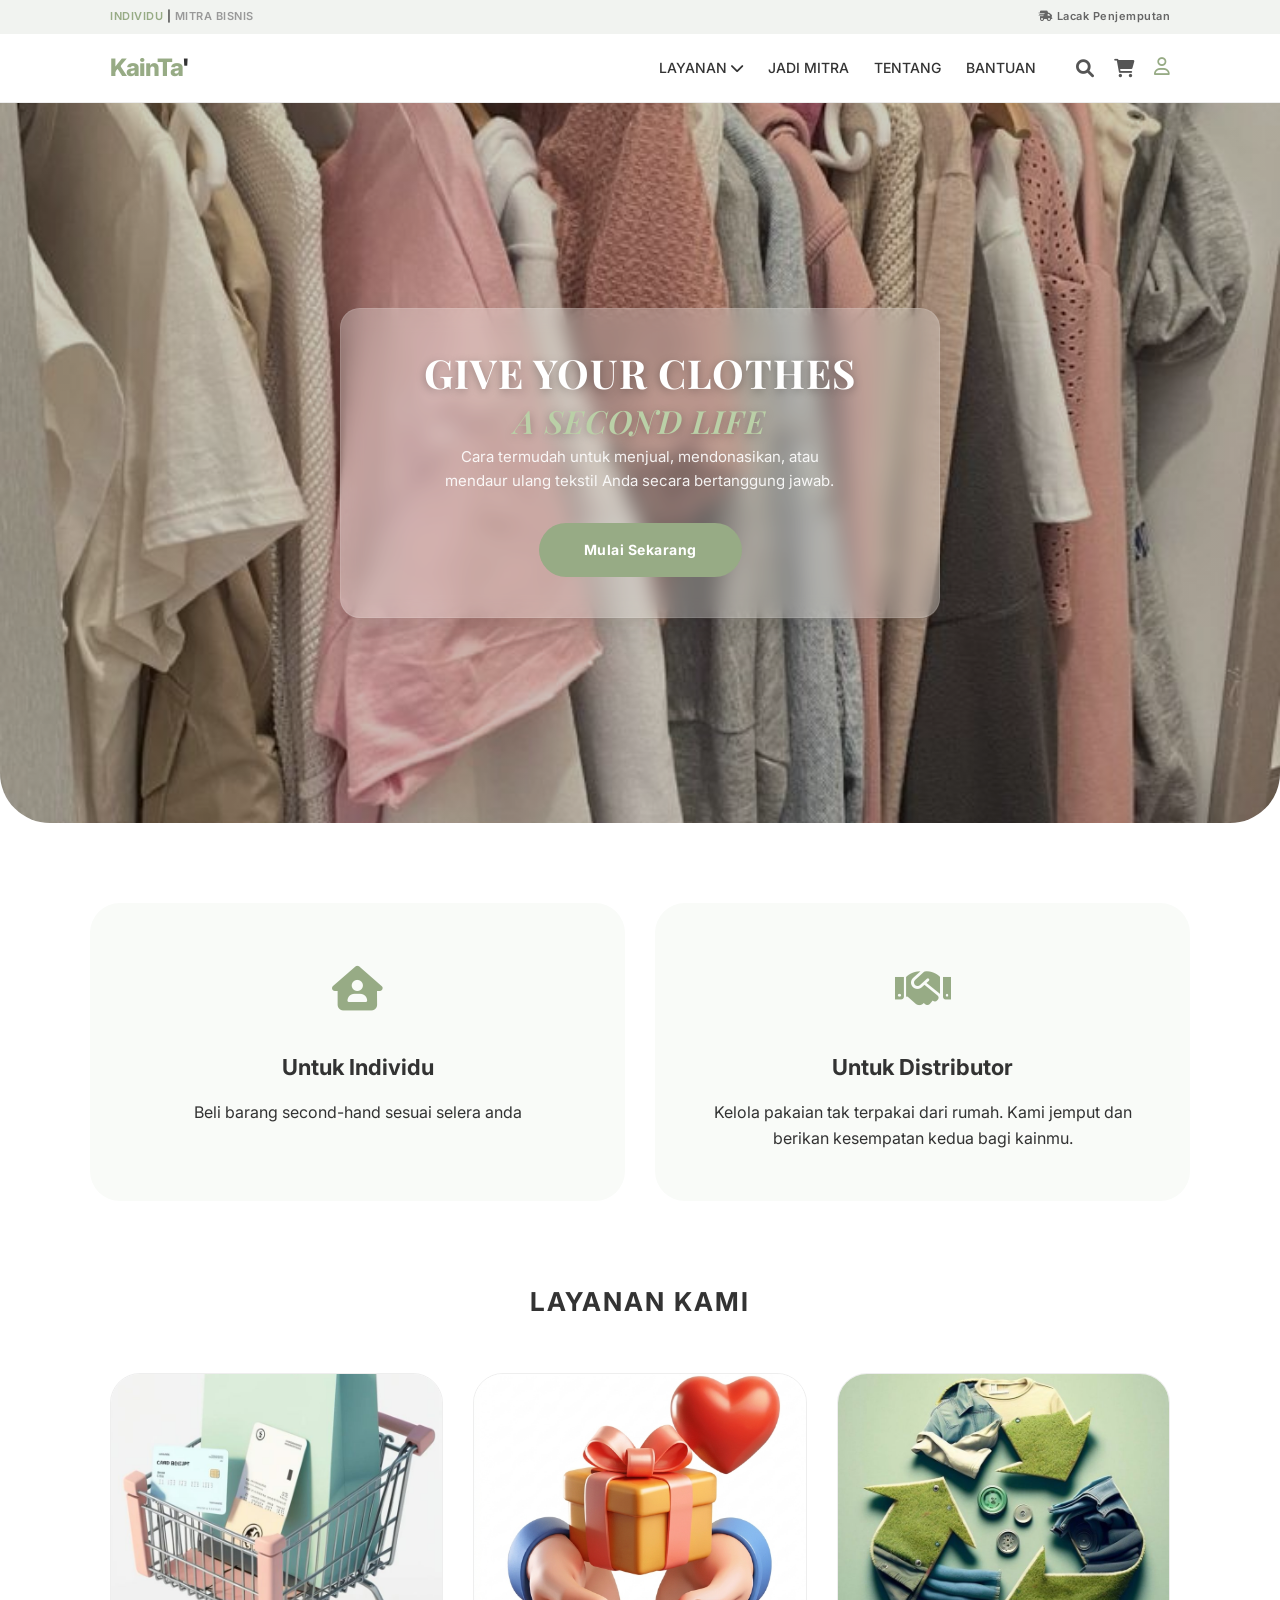
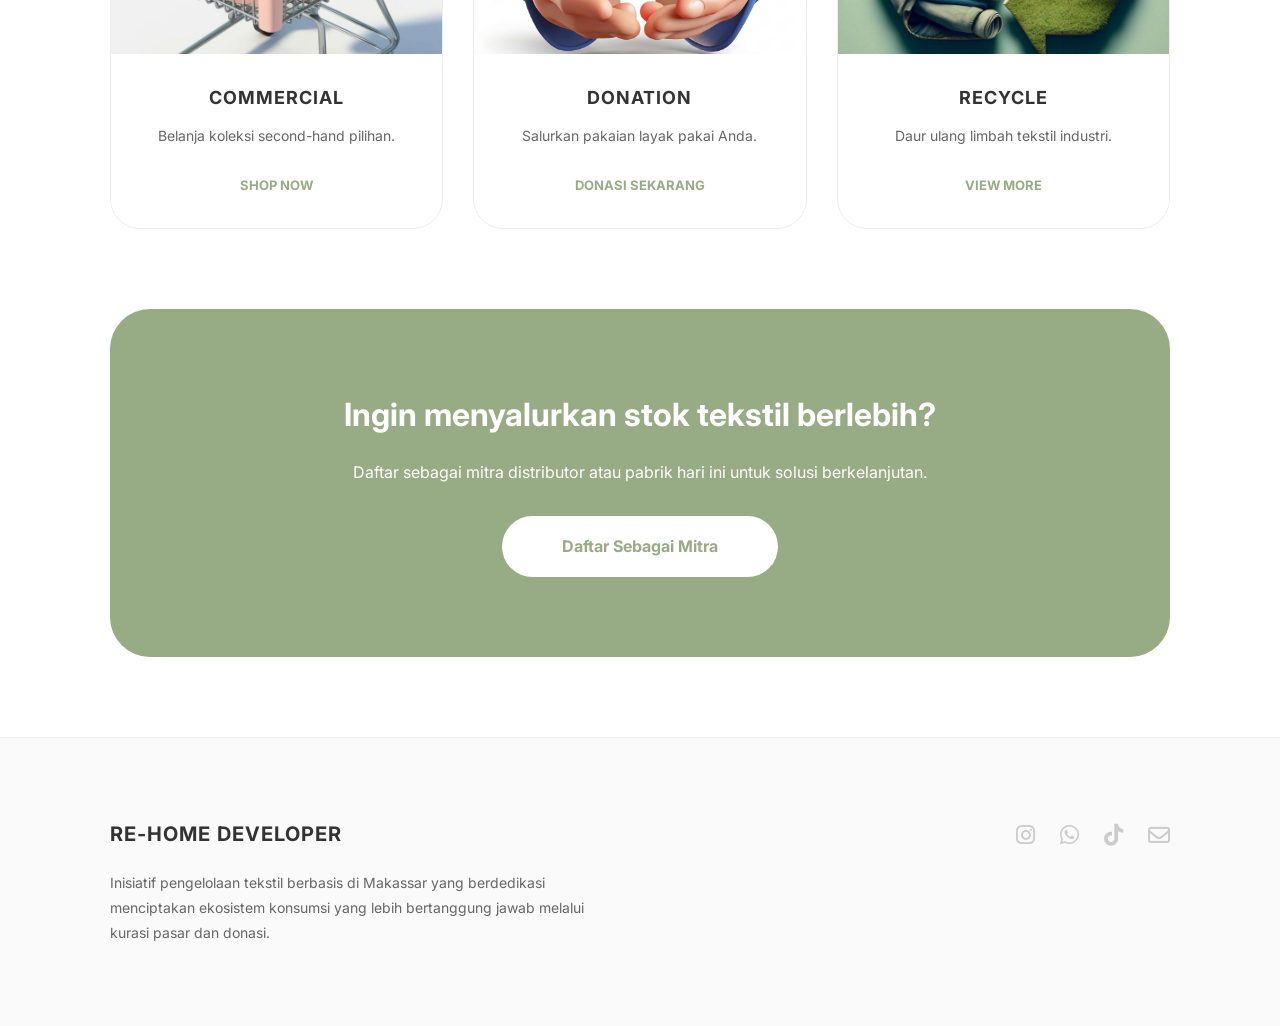
<file: index.html>
<!DOCTYPE html>
<html lang="id">
<head>
    <meta charset="UTF-8">
    <meta name="viewport" content="width=device-width, initial-scale=1.0">
    <title>KainTa' - Solusi Tekstil Berkelanjutan</title>
    <link href="https://fonts.googleapis.com/css2?family=Inter:wght@400;500;600;700&family=Playfair+Display:wght@700&display=swap" rel="stylesheet">
    <link rel="stylesheet" href="https://cdnjs.cloudflare.com/ajax/libs/font-awesome/6.0.0/css/all.min.css">
    <link rel="stylesheet" href="css/landing-style.css">
    <style>
        /* CSS TAMBAHAN UNTUK HERO PARALLAX */
        .hero-section {
            position: relative;
            /* Menggunakan background-image agar gambar di belakang teks */
            background-image: linear-gradient(rgba(0, 0, 0, 0.2), rgba(0, 0, 0, 0.2)), url('assets/image1.jpg');
            background-attachment: fixed; /* INI KUNCI EFEK BERGERAK SAAT SCROLL (PARALLAX) */
            background-position: center;
            background-repeat: no-repeat;
            background-size: cover;
            height: 80vh; /* Tinggi hero section */
            display: flex;
            align-items: center;
            justify-content: center;
            border-radius: 0 0 50px 50px; /* Opsional: lekukan di bawah hero */
            overflow: hidden;
        }

        .hero-card {
            background: rgba(255, 255, 255, 0.274); /* Efek kartu putih transparan */
            backdrop-filter: blur(10px); /* Efek blur kaca */
            padding: 40px;
            border-radius: 20px;
            text-align: center;
            max-width: 600px;
            box-shadow: 0 10px 30px rgba(0,0,0,0.1);
        }

        /* Hilangkan pembungkus lama agar tidak konflik */
        .hero-wrapper {
            display: block;
        }
    </style>
</head>
<body>

    <header>
        <div class="top-bar">
            <div class="container top-bar-flex">
                <div class="user-toggle">
                    <a href="#" class="active">INDIVIDU</a> | <a href="#">MITRA BISNIS</a>
                </div>
                <div class="top-info">
                    <a href="track.html"><i class="fa-solid fa-truck-fast"></i> Lacak Penjemputan</a>
                </div>
            </div>
        </div>

        <nav class="navbar">
            <div class="container nav-flex">
                <div class="logo">KainTa<span>'</span></div>
                
                <div class="nav-right-side">
                    <ul class="nav-links">
                        <li class="dropdown">
                            <a href="#">LAYANAN <i class="fa-solid fa-chevron-down"></i></a>
                            <ul class="dropdown-content">
                                <li><a href="shop.html">Commercial</a></li>
                                <li><a href="donation.html">Donation</a></li>
                                <li><a href="recycle-info.html">Recycle</a></li>
                            </ul>
                        </li>
                        <li><a href="sell-item.html">JADI MITRA</a></li> 
                        <li><a href="#">TENTANG</a></li>
                        <li><a href="#">BANTUAN</a></li>
                    </ul>
                    <div class="nav-icons">
                        <i class="fa-solid fa-magnifying-glass"></i>
                        <i class="fa-solid fa-cart-shopping"></i>
                        <a href="login.html" class="user-link"><i class="fa-regular fa-user"></i></a>
                    </div>
                </div>
            </div>
        </nav>
    </header>

    <main>
        <section class="hero-section">
            <div class="container">
                <div class="hero-card">
                    <h1>GIVE YOUR CLOTHES <br><span>A SECOND LIFE</span></h1>
                    <p>Cara termudah untuk menjual, mendonasikan, atau mendaur ulang tekstil Anda secara bertanggung jawab.</p>
                    <a href="login.html" class="btn-primary">Mulai Sekarang</a> 
                </div>
            </div>
        </section>

        <section class="dual-path-section container">
            <div class="path-card">
                <div class="path-icon"><i class="fa-solid fa-house-user"></i></div>
                <h3>Untuk Individu</h3>
                <p>Beli barang second-hand sesuai selera anda</p>
            </div>
            <div class="path-card">
                <div class="path-icon"><i class="fa-solid fa-handshake"></i></div>
                <h3>Untuk Distributor</h3>
                <p>Kelola pakaian tak terpakai dari rumah. Kami jemput dan berikan kesempatan kedua bagi kainmu.</p>
            </div>
        </section>

        <section class="services-section container">
            <h2 class="section-title">LAYANAN KAMI</h2>
            <div class="services-grid">
                <div class="service-card">
                    <div class="img-zoom">
                        <img src="assets/3dimageshop.jpg" alt="Commercial">
                    </div>
                    <div class="service-info">
                        <h3>COMMERCIAL</h3>
                        <p>Belanja koleksi second-hand pilihan.</p>
                        <a href="shop.html" class="btn-text">SHOP NOW</a>
                    </div>
                </div>
                <div class="service-card">
                    <div class="img-zoom">
                        <img src="assets/3d donation.png" alt="Donation">
                    </div>
                    <div class="service-info">
                        <h3>DONATION</h3>
                        <p>Salurkan pakaian layak pakai Anda.</p>
                        <a href="donation-stories.html" class="btn-text">DONASI SEKARANG</a> 
                    </div>
                </div>
                <div class="service-card">
                    <div class="img-zoom">
                        <img src="assets/3d recycle image.jpg" alt="Recycle">
                    </div>
                    <div class="service-info">
                        <h3>RECYCLE</h3>
                        <p>Daur ulang limbah tekstil industri.</p>
                        <a href="recycle-info.html" class="btn-text">VIEW MORE</a>
                    </div>
                </div>
            </div>
        </section>

        <section class="bottom-cta container">
            <div class="cta-banner-box">
                <h2>Ingin menyalurkan stok tekstil berlebih?</h2>
                <p>Daftar sebagai mitra distributor atau pabrik hari ini untuk solusi berkelanjutan.</p>
                <a href="pickup-form.html" class="btn-white">Daftar Sebagai Mitra</a>
            </div>
        </section>
    </main>

    <footer>
        <div class="container footer-grid">
            <div class="footer-brand">
                <h3>RE-HOME DEVELOPER</h3>
                <p class="limited-text">Inisiatif pengelolaan tekstil berbasis di Makassar yang berdedikasi menciptakan ekosistem konsumsi yang lebih bertanggung jawab melalui kurasi pasar dan donasi.</p>
            </div>
            <div class="footer-socials">
                <a href="#"><i class="fa-brands fa-instagram"></i></a>
                <a href="#"><i class="fa-brands fa-whatsapp"></i></a>
                <a href="#"><i class="fa-brands fa-tiktok"></i></a>
                <a href="#"><i class="fa-regular fa-envelope"></i></a>
            </div>
        </div>
    </footer>

</body>
</html>
</file>
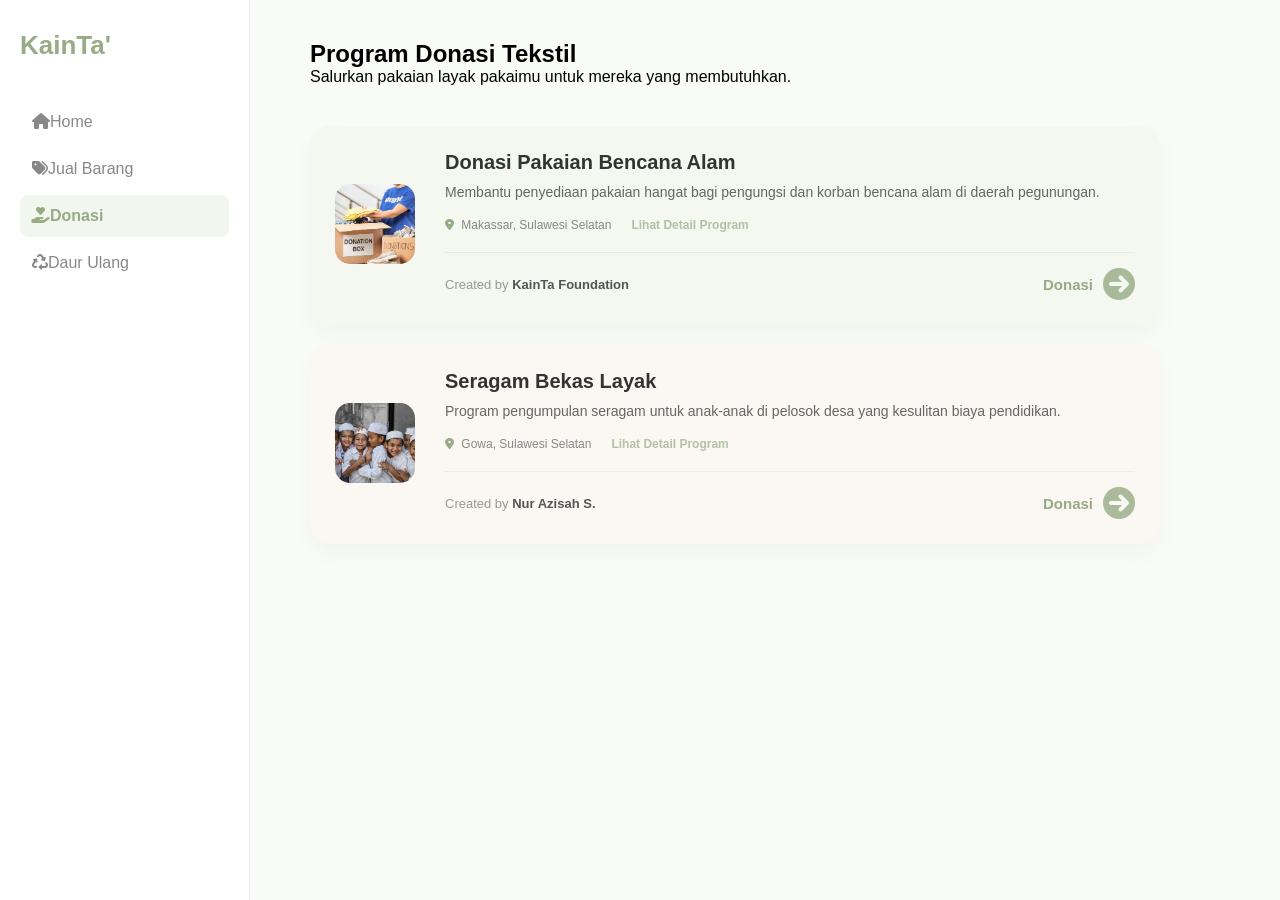
<file: donation.html>
<!DOCTYPE html>
<html lang="id">
<head>
    <meta charset="UTF-8">
    <meta name="viewport" content="width=device-width, initial-scale=1.0">
    <title>KainTa' - Donasi Tekstil</title>
    <link rel="stylesheet" href="css/donation-style.css">
    <link rel="stylesheet" href="https://cdnjs.cloudflare.com/ajax/libs/font-awesome/6.0.0/css/all.min.css">
</head>
<body>

    <div class="dashboard-container">
        <aside class="sidebar">
            <div class="sidebar-logo">KainTa<span>'</span></div>
            <ul class="side-links">
                <li><a href="index.html"><i class="fa-solid fa-house"></i> Home</a></li>
                <li><a href="sell-item.html"><i class="fa-solid fa-tags"></i> Jual Barang</a></li>
                <li class="active"><a href="#"><i class="fa-solid fa-hand-holding-heart"></i> Donasi</a></li>
                <li><a href="#"><i class="fa-solid fa-recycle"></i> Daur Ulang</a></li>
            </ul>
        </aside>

        <main class="main-content">
            <header class="content-header">
                <h2>Program Donasi Tekstil</h2>
                <p>Salurkan pakaian layak pakaimu untuk mereka yang membutuhkan.</p>
            </header>

            <div class="donation-list">
                
                <div class="donation-card green-variant">
                    <div class="card-image">
                        <img src="assets/donasi1.jpg" alt="Donation Icon">
                    </div>
                    <div class="card-info">
                        <h3>Donasi Pakaian Bencana Alam</h3>
                        <p>Membantu penyediaan pakaian hangat bagi pengungsi dan korban bencana alam di daerah pegunungan.</p>
                        
                        <div class="card-details-sub">
                            <span class="location"><i class="fa-solid fa-location-dot"></i> Makassar, Sulawesi Selatan</span>
                            <a href="#" class="more-info">Lihat Detail Program</a>
                        </div>
                        
                        <div class="card-footer-action">
                            <span class="created-by">Created by <strong>KainTa Foundation</strong></span>
                            <button class="donate-action-btn">
                                <span>Donasi</span>
                                <i class="fa-solid fa-circle-arrow-right"></i>
                            </button>
                        </div>
                    </div>
                </div>

                <div class="donation-card sand-variant">
                    <div class="card-image">
                        <img src="assets/donasi2.jpg" alt="Donation Icon">
                    </div>
                    <div class="card-info">
                        <h3>Seragam Bekas Layak</h3>
                        <p>Program pengumpulan seragam untuk anak-anak di pelosok desa yang kesulitan biaya pendidikan.</p>
                        
                        <div class="card-details-sub">
                            <span class="location"><i class="fa-solid fa-location-dot"></i> Gowa, Sulawesi Selatan</span>
                            <a href="#" class="more-info">Lihat Detail Program</a>
                        </div>
                        
                        <div class="card-footer-action">
                            <span class="created-by">Created by <strong>Nur Azisah S.</strong></span>
                            <button class="donate-action-btn">
                                <span>Donasi</span>
                                <i class="fa-solid fa-circle-arrow-right"></i>
                            </button>
                        </div>
                    </div>
                </div>

            </div>
        </main>
    </div>

</body>
</html>
</file>
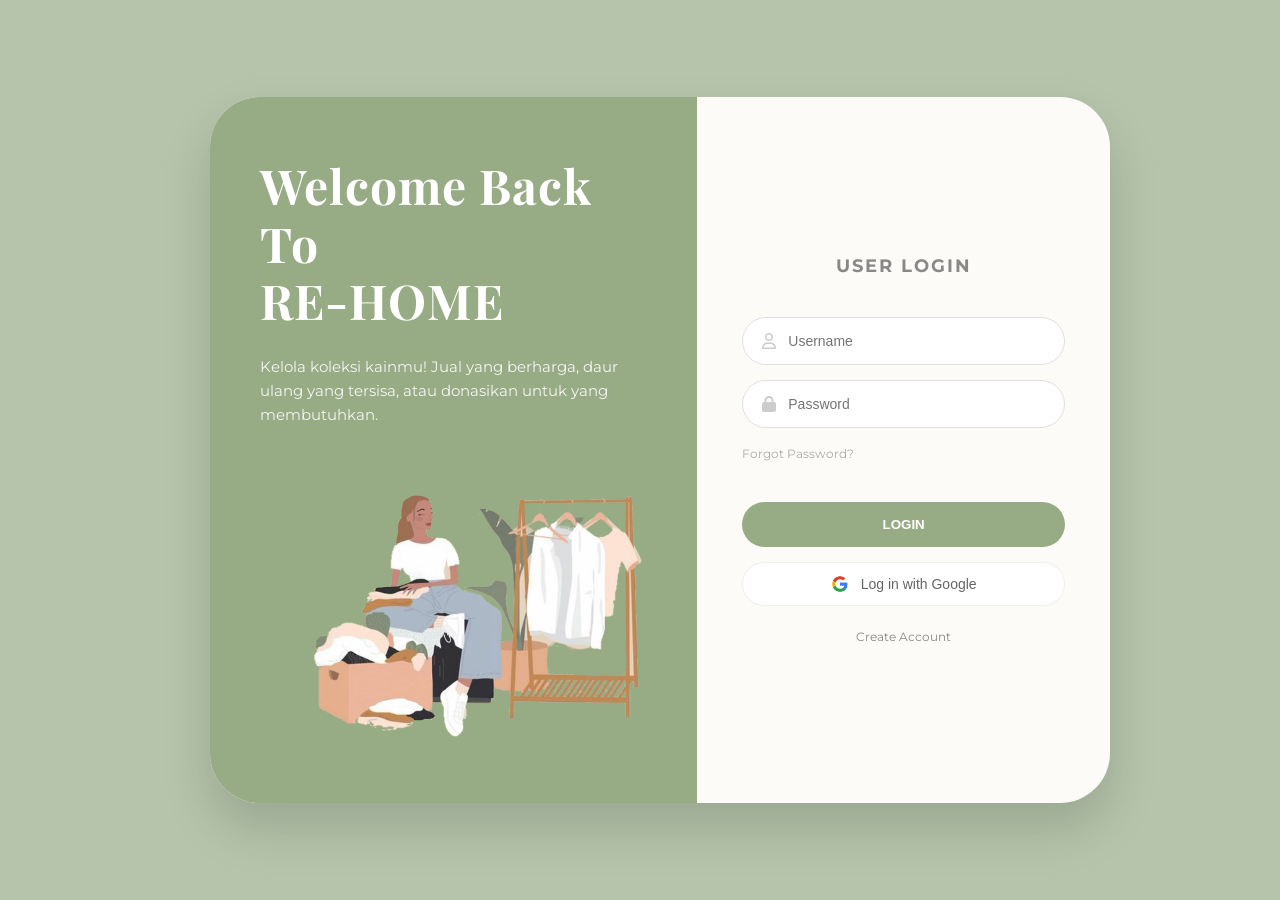
<file: login.html>
<!DOCTYPE html>
<html lang="id">
<head>
    <meta charset="UTF-8">
    <meta name="viewport" content="width=device-width, initial-scale=1.0">
    <title>RE-HOME - Welcome Back</title>
    <link rel="stylesheet" href="css/style.css">
    <link rel="stylesheet" href="https://cdnjs.cloudflare.com/ajax/libs/font-awesome/6.0.0/css/all.min.css">
    <link href="https://fonts.googleapis.com/css2?family=Playfair+Display:ital,wght@0,600;1,600&family=Montserrat:wght@300;400&display=swap" rel="stylesheet">
</head>
<body>

    <div class="main-container">
        <div class="login-card">
            
            <div class="left-panel">
                <div class="left-content">
                    <h1>Welcome Back To <br>RE-HOME</h1>
                    <p>Kelola koleksi kainmu! Jual yang berharga, daur ulang yang tersisa, atau donasikan untuk yang membutuhkan.</p>
                    <div class="illustration-box">
                        <img src="assets/pic2trylogin.png">
                    </div>
                </div>
            </div>

            <div class="right-panel">
                <div class="right-content">
                    <div class="form-header">
                        <h2>USER LOGIN</h2>
                    </div>

                    <form action="#" method="POST">
                        <div class="input-group">
                            <i class="fa-regular fa-user input-icon"></i>
                            <input type="text" placeholder="Username" required>
                        </div>

                        <div class="input-group">
                            <i class="fa-solid fa-lock input-icon"></i>
                            <input type="password" id="login-password" placeholder="Password" required>
                        </div>

                        <div class="forgot-link">
                            <a href="#">Forgot Password?</a>
                        </div>

                        <button type="submit" class="login-btn">LOGIN</button>
                    </form>

                    <div class="social-login">
                        <button class="google-btn">
                            <img src="assets/google.png" alt="Google">
                            Log in with Google
                        </button>
                    </div>

                    <div class="create-account">
                        <a href="register.html">Create Account</a>
                    </div>
                </div>
            </div>

        </div>
    </div>

</body>
</html>
</file>
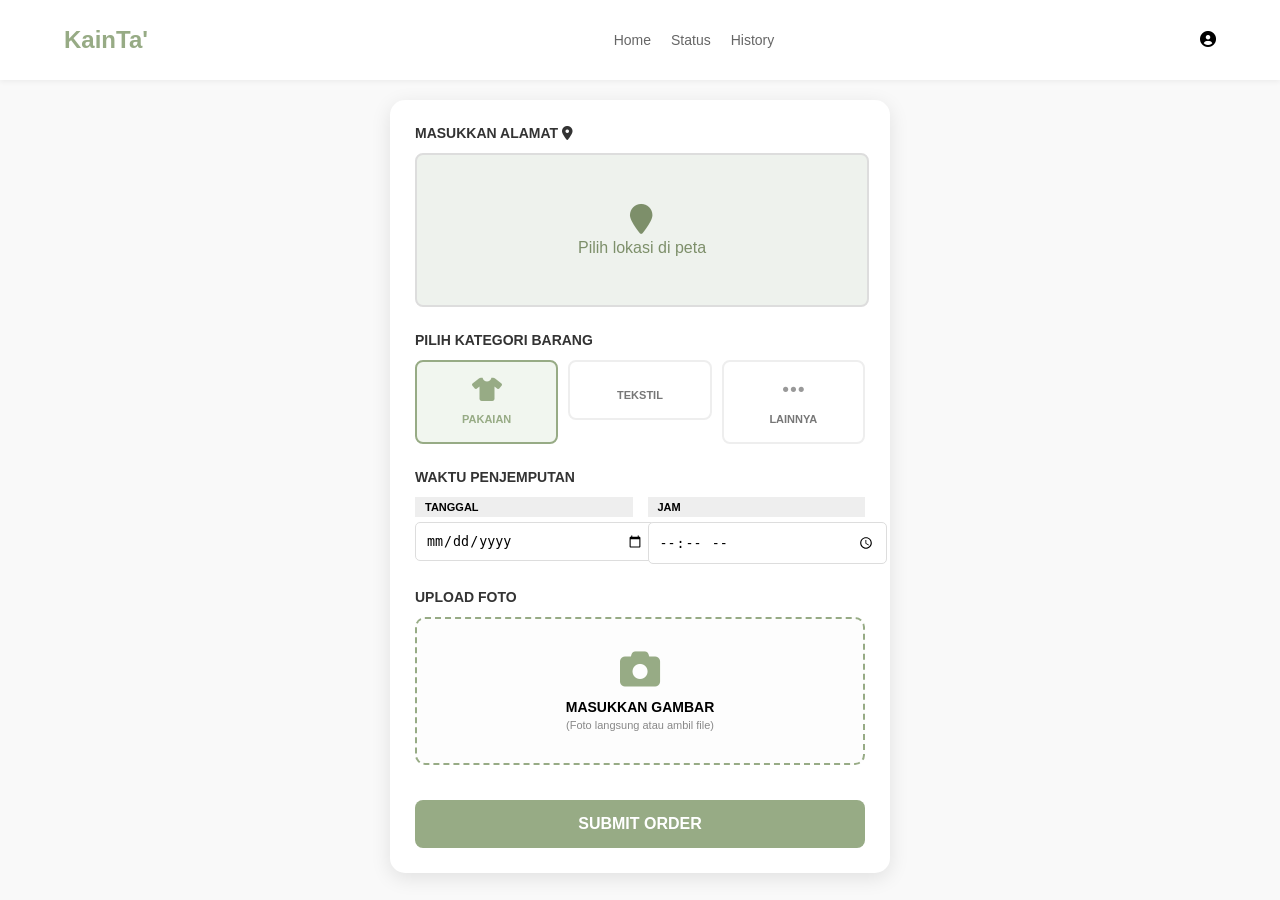
<file: pickup-form.html>
<!DOCTYPE html>
<html lang="id">
<head>
    <meta charset="UTF-8">
    <meta name="viewport" content="width=device-width, initial-scale=1.0">
    <title>KainTa' - Jadwalkan Penjemputan</title>
    <link rel="stylesheet" href="css/form-style.css">
    <link rel="stylesheet" href="https://cdnjs.cloudflare.com/ajax/libs/font-awesome/6.0.0/css/all.min.css">
</head>
<body>

    <header>
        <nav class="navbar">
            <div class="logo">KainTa<span>'</span></div>
            <ul class="nav-links">
                <li><a href="index.html">Home</a></li>
                <li><a href="track.html">Status</a></li>
                <li><a href="#">History</a></li>
            </ul>
            <div class="nav-icons">
                <i class="fa-solid fa-user-circle"></i>
            </div>
        </nav>
    </header>

    <main class="form-wrapper">
        <form class="pickup-form">
            
            <section class="form-section">
                <label class="section-title">MASUKKAN ALAMAT <i class="fa-solid fa-location-dot"></i></label>
                <div class="map-placeholder">
                    <div class="map-overlay">
                        <i class="fa-solid fa-location-pin"></i>
                        <span>Pilih lokasi di peta</span>
                    </div>
                </div>
            </section>

            <section class="form-section">
                <label class="section-title">PILIH KATEGORI BARANG</label>
                <div class="category-grid">
                    <label class="category-card">
                        <input type="radio" name="category" value="pakaian" checked>
                        <div class="card-content">
                            <i class="fa-solid fa-shirt"></i>
                            <span>PAKAIAN</span>
                        </div>
                    </label>
                    <label class="category-card">
                        <input type="radio" name="category" value="tekstil">
                        <div class="card-content">
                            <i class="fa-solid fa-rug"></i>
                            <span>TEKSTIL</span>
                        </div>
                    </label>
                    <label class="category-card">
                        <input type="radio" name="category" value="lainnya">
                        <div class="card-content">
                            <i class="fa-solid fa-ellipsis"></i>
                            <span>LAINNYA</span>
                        </div>
                    </label>
                </div>
            </section>

            <section class="form-section">
                <label class="section-title">WAKTU PENJEMPUTAN</label>
                <div class="datetime-container">
                    <div class="date-picker">
                        <span class="sub-label">TANGGAL</span>
                        <input type="date" required>
                    </div>
                    <div class="time-picker">
                        <span class="sub-label">JAM</span>
                        <input type="time" required>
                    </div>
                </div>
            </section>

            <section class="form-section">
                <label class="section-title">UPLOAD FOTO</label>
                <div class="upload-box" onclick="document.getElementById('file-input').click()">
                    <i class="fa-solid fa-camera"></i>
                    <p>MASUKKAN GAMBAR</p>
                    <span>(Foto langsung atau ambil file)</span>
                    <input type="file" id="file-input" hidden accept="image/*">
                </div>
            </section>

            <button type="button" class="login-btn" onclick="window.location.href='track.html'">SUBMIT ORDER</button>

        </form>
    </main>

</body>
</html>
</file>
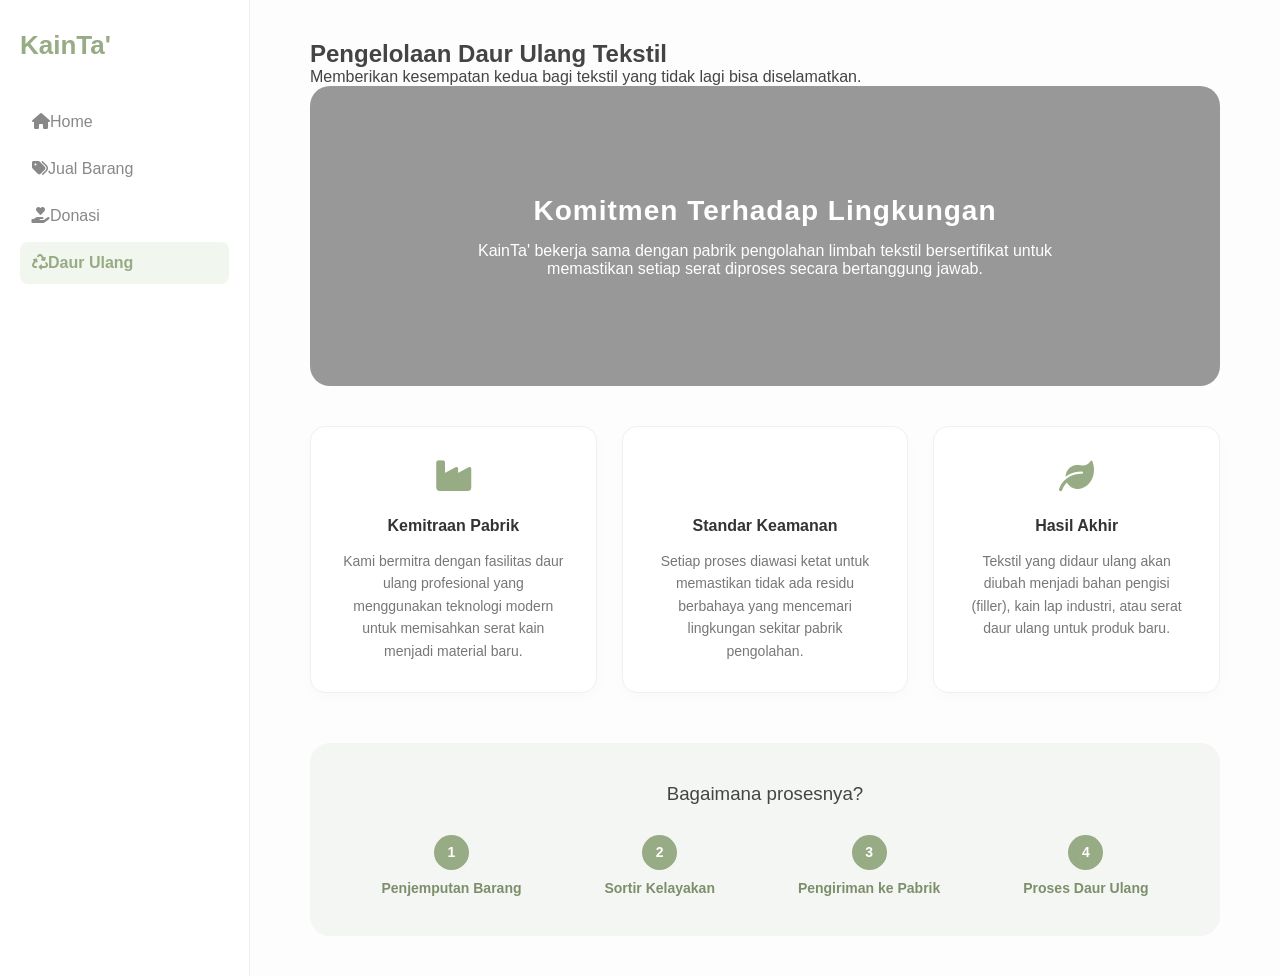
<file: recycle-info.html>
<!DOCTYPE html>
<html lang="id">
<head>
    <meta charset="UTF-8">
    <meta name="viewport" content="width=device-width, initial-scale=1.0">
    <title>KainTa' - Informasi Daur Ulang</title>
    <link rel="stylesheet" href="css/recycle-style.css">
    <link rel="stylesheet" href="https://cdnjs.cloudflare.com/ajax/libs/font-awesome/6.0.0/css/all.min.css">
</head>
<body>

    <div class="dashboard-container">
        <aside class="sidebar">
            <div class="sidebar-logo">KainTa<span>'</span></div>
            <ul class="side-links">
                <li><a href="index.html"><i class="fa-solid fa-house"></i> Home</a></li>
                <li><a href="sell-item.html"><i class="fa-solid fa-tags"></i> Jual Barang</a></li>
                <li><a href="donation.html"><i class="fa-solid fa-hand-holding-heart"></i> Donasi</a></li>
                <li class="active"><a href="#"><i class="fa-solid fa-recycle"></i> Daur Ulang</a></li>
            </ul>
        </aside>

        <main class="main-content">
            <header class="content-header">
                <h2>Pengelolaan Daur Ulang Tekstil</h2>
                <p>Memberikan kesempatan kedua bagi tekstil yang tidak lagi bisa diselamatkan.</p>
            </header>

            <section class="info-layout">
                <div class="recycle-hero">
                    <div class="hero-overlay">
                        <h3>Komitmen Terhadap Lingkungan</h3>
                        <p>KainTa' bekerja sama dengan pabrik pengolahan limbah tekstil bersertifikat untuk memastikan setiap serat diproses secara bertanggung jawab.</p>
                    </div>
                </div>

                <div class="info-grid">
                    <div class="trust-card">
                        <div class="icon-box"><i class="fa-solid fa-industry"></i></div>
                        <h4>Kemitraan Pabrik</h4>
                        <p>Kami bermitra dengan fasilitas daur ulang profesional yang menggunakan teknologi modern untuk memisahkan serat kain menjadi material baru.</p>
                    </div>

                    <div class="trust-card">
                        <div class="icon-box"><i class="fa-solid fa-shield-halved"></i></div>
                        <h4>Standar Keamanan</h4>
                        <p>Setiap proses diawasi ketat untuk memastikan tidak ada residu berbahaya yang mencemari lingkungan sekitar pabrik pengolahan.</p>
                    </div>

                    <div class="trust-card">
                        <div class="icon-box"><i class="fa-solid fa-leaf"></i></div>
                        <h4>Hasil Akhir</h4>
                        <p>Tekstil yang didaur ulang akan diubah menjadi bahan pengisi (filler), kain lap industri, atau serat daur ulang untuk produk baru.</p>
                    </div>
                </div>

                <div class="process-summary">
                    <h3>Bagaimana prosesnya?</h3>
                    <div class="timeline-simple">
                        <div class="t-item"><span>1</span> Penjemputan Barang</div>
                        <div class="t-item"><span>2</span> Sortir Kelayakan</div>
                        <div class="t-item"><span>3</span> Pengiriman ke Pabrik</div>
                        <div class="t-item"><span>4</span> Proses Daur Ulang</div>
                    </div>
                </div>
            </section>
        </main>
    </div>

</body>
</html>
</file>
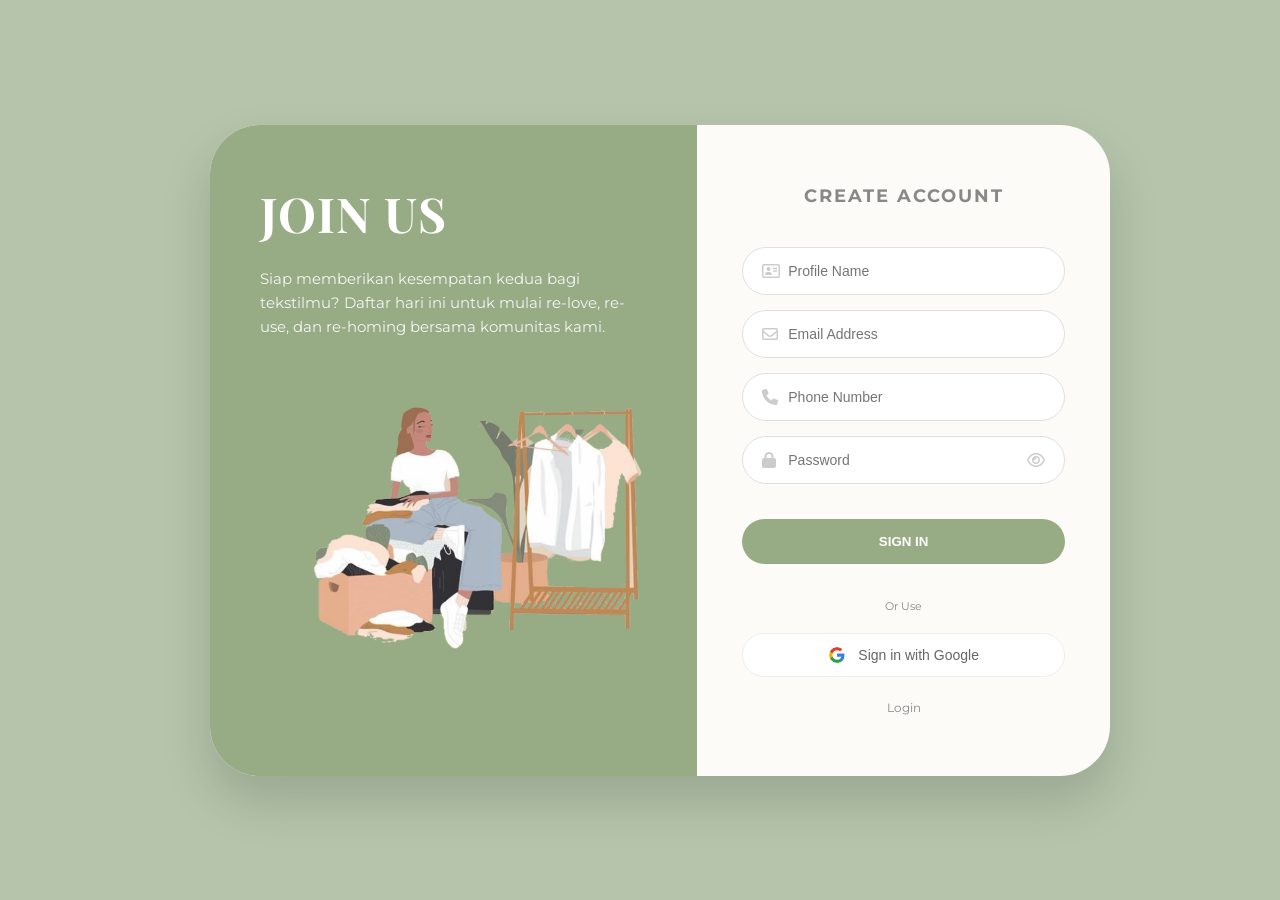
<file: register.html>
<!DOCTYPE html>
<html lang="id">
<head>
    <meta charset="UTF-8">
    <meta name="viewport" content="width=device-width, initial-scale=1.0">
    <title>RE-HOME - Join Us</title>
    <link rel="stylesheet" href="css/style.css">
    <link rel="stylesheet" href="https://cdnjs.cloudflare.com/ajax/libs/font-awesome/6.0.0/css/all.min.css">
    <link href="https://fonts.googleapis.com/css2?family=Playfair+Display:ital,wght@0,600;1,600&family=Montserrat:wght@300;400;600&display=swap" rel="stylesheet">
</head>
<body>

    <div class="main-container">
        <div class="login-card">
            
            <div class="left-panel">
                <div class="left-content">
                    <h1>JOIN US</h1>
                    <p>Siap memberikan kesempatan kedua bagi tekstilmu? Daftar hari ini untuk mulai re-love, re-use, dan re-homing bersama komunitas kami.</p>
                    <div class="illustration-box">
                        <img src="assets/pic2trylogin.png" alt="RE-HOME Illustration">
                    </div>
                </div>
            </div>

            <div class="right-panel">
                <div class="right-content">
                    <div class="form-header">
                        <h2>CREATE ACCOUNT</h2>
                    </div>

                    <form action="#" method="POST">
                        <div class="input-group">
                            <i class="fa-regular fa-address-card input-icon"></i>
                            <input type="text" placeholder="Profile Name" required>
                        </div>

                        <div class="input-group">
                            <i class="fa-regular fa-envelope input-icon"></i>
                            <input type="email" placeholder="Email Address" required>
                        </div>

                        <div class="input-group">
                            <i class="fa-solid fa-phone input-icon"></i>
                            <input type="tel" placeholder="Phone Number" required>
                        </div>

                        <div class="input-group">
                            <i class="fa-solid fa-lock input-icon"></i>
                            <input type="password" id="reg-password" placeholder="Password" required>
                            <i class="fa-regular fa-eye toggle-password" onclick="togglePass('reg-password', this)"></i>
                        </div>

                        <button type="submit" class="login-btn">SIGN IN</button>
                    </form>

                    <div class="divider-text">Or Use</div>

                    <div class="social-login">
                        <button class="google-btn">
                            <img src="assets/google.png" alt="Google">
                            Sign in with Google
                        </button>
                    </div>

                    <div class="create-account">
                        <a href="login.html">Login</a>
                    </div>
                </div>
            </div>

        </div>
    </div>

    <script>
        function togglePass(inputId, icon) {
            const input = document.getElementById(inputId);
            if (input.type === "password") {
                input.type = "text";
                icon.classList.replace("fa-eye", "fa-eye-slash");
            } else {
                input.type = "password";
                icon.classList.replace("fa-eye-slash", "fa-eye");
            }
        }
    </script>
</body>
</html>
</file>
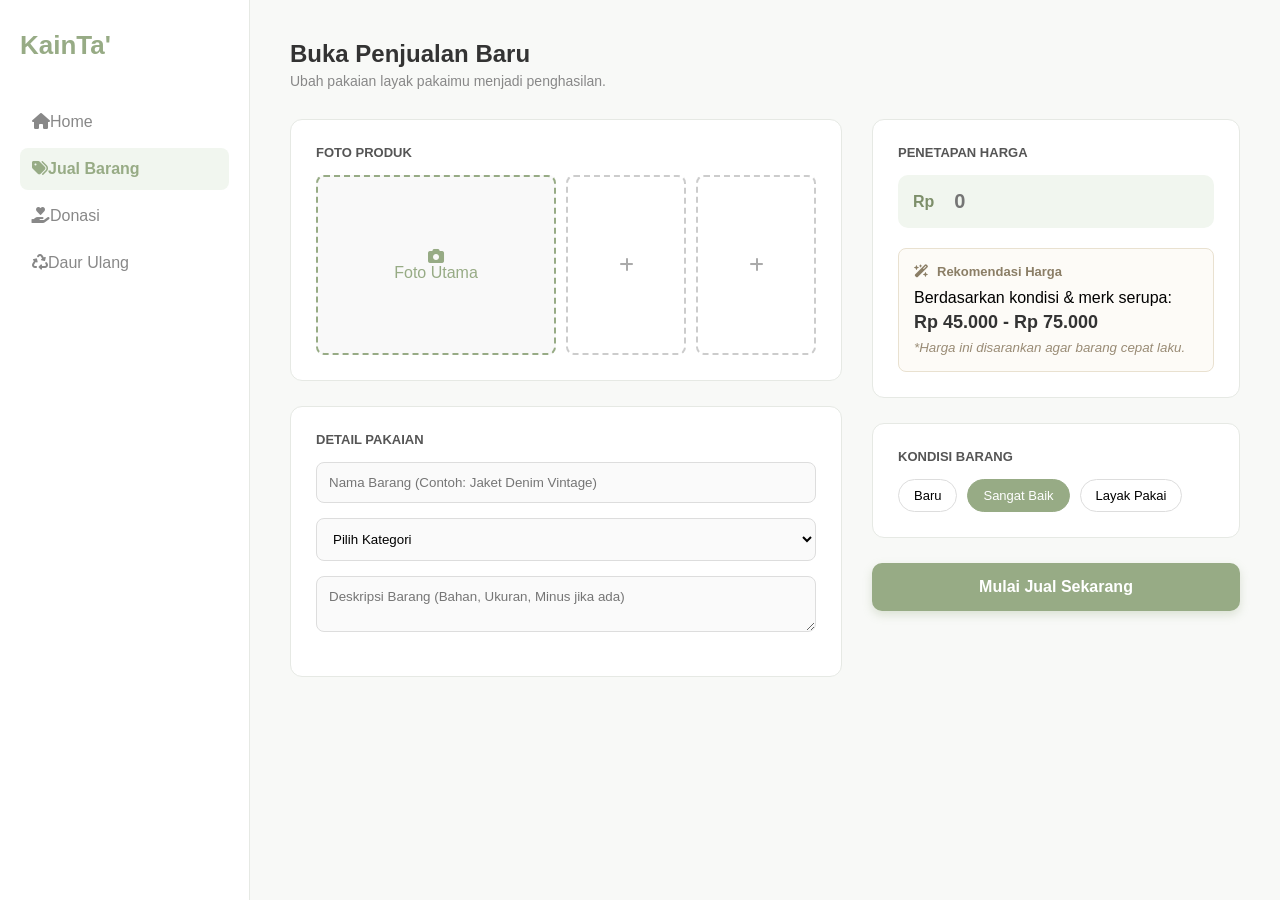
<file: sell-item.html>
<!DOCTYPE html>
<html lang="id">
<head>
    <meta charset="UTF-8">
    <meta name="viewport" content="width=device-width, initial-scale=1.0">
    <title>KainTa' - Jual Pakaian</title>
    <link rel="stylesheet" href="css/sell-style.css">
    <link rel="stylesheet" href="https://cdnjs.cloudflare.com/ajax/libs/font-awesome/6.0.0/css/all.min.css">
</head>
<body>

    <div class="dashboard-container">
        <aside class="sidebar">
            <div class="sidebar-logo">KainTa<span>'</span></div>
            <ul class="side-links">
                <li><a href="index.html"><i class="fa-solid fa-house"></i> Home</a></li>
                <li class="active"><a href="#"><i class="fa-solid fa-tags"></i> Jual Barang</a></li>
                <li><a href="#"><i class="fa-solid fa-hand-holding-heart"></i> Donasi</a></li>
                <li><a href="#"><i class="fa-solid fa-recycle"></i> Daur Ulang</a></li>
            </ul>
        </aside>

        <main class="main-content">
            <header class="content-header">
                <h2>Buka Penjualan Baru</h2>
                <p>Ubah pakaian layak pakaimu menjadi penghasilan.</p>
            </header>

            <form class="sell-form">
                <div class="form-grid">
                    
                    <div class="form-left">
                        <div class="section-box">
                            <label class="label-title">Foto Produk</label>
                            <div class="photo-upload-grid">
                                <div class="upload-slot main">
                                    <i class="fa-solid fa-camera"></i>
                                    <span>Foto Utama</span>
                                </div>
                                <div class="upload-slot"> <i class="fa-solid fa-plus"></i> </div>
                                <div class="upload-slot"> <i class="fa-solid fa-plus"></i> </div>
                            </div>
                        </div>

                        <div class="section-box">
                            <label class="label-title">Detail Pakaian</label>
                            <input type="text" placeholder="Nama Barang (Contoh: Jaket Denim Vintage)" class="input-field">
                            <select class="input-field">
                                <option value="">Pilih Kategori</option>
                                <option value="atasan">Atasan</option>
                                <option value="bawahan">Bawahan</option>
                                <option value="outer">Outerwear</option>
                            </select>
                            <textarea placeholder="Deskripsi Barang (Bahan, Ukuran, Minus jika ada)" class="input-field"></textarea>
                        </div>
                    </div>

                    <div class="form-right">
                        <div class="section-box highlight-box">
                            <label class="label-title">Penetapan Harga</label>
                            <div class="price-input-wrapper">
                                <span>Rp</span>
                                <input type="number" placeholder="0" id="input-price">
                            </div>
                            
                            <div class="price-recommendation">
                                <div class="rec-header">
                                    <i class="fa-solid fa-wand-magic-sparkles"></i>
                                    <span>Rekomendasi Harga</span>
                                </div>
                                <div class="rec-content">
                                    <p>Berdasarkan kondisi & merk serupa:</p>
                                    <div class="price-range">Rp 45.000 - Rp 75.000</div>
                                    <small>*Harga ini disarankan agar barang cepat laku.</small>
                                </div>
                            </div>
                        </div>

                        <div class="section-box">
                            <label class="label-title">Kondisi Barang</label>
                            <div class="condition-options">
                                <label class="radio-tag">
                                    <input type="radio" name="condition" value="new">
                                    <span>Baru</span>
                                </label>
                                <label class="radio-tag">
                                    <input type="radio" name="condition" value="excellent" checked>
                                    <span>Sangat Baik</span>
                                </label>
                                <label class="radio-tag">
                                    <input type="radio" name="condition" value="good">
                                    <span>Layak Pakai</span>
                                </label>
                            </div>
                        </div>

                        <button type="submit" class="publish-btn">Mulai Jual Sekarang</button>
                    </div>

                </div>
            </form>
        </main>
    </div>

</body>
</html>
</file>
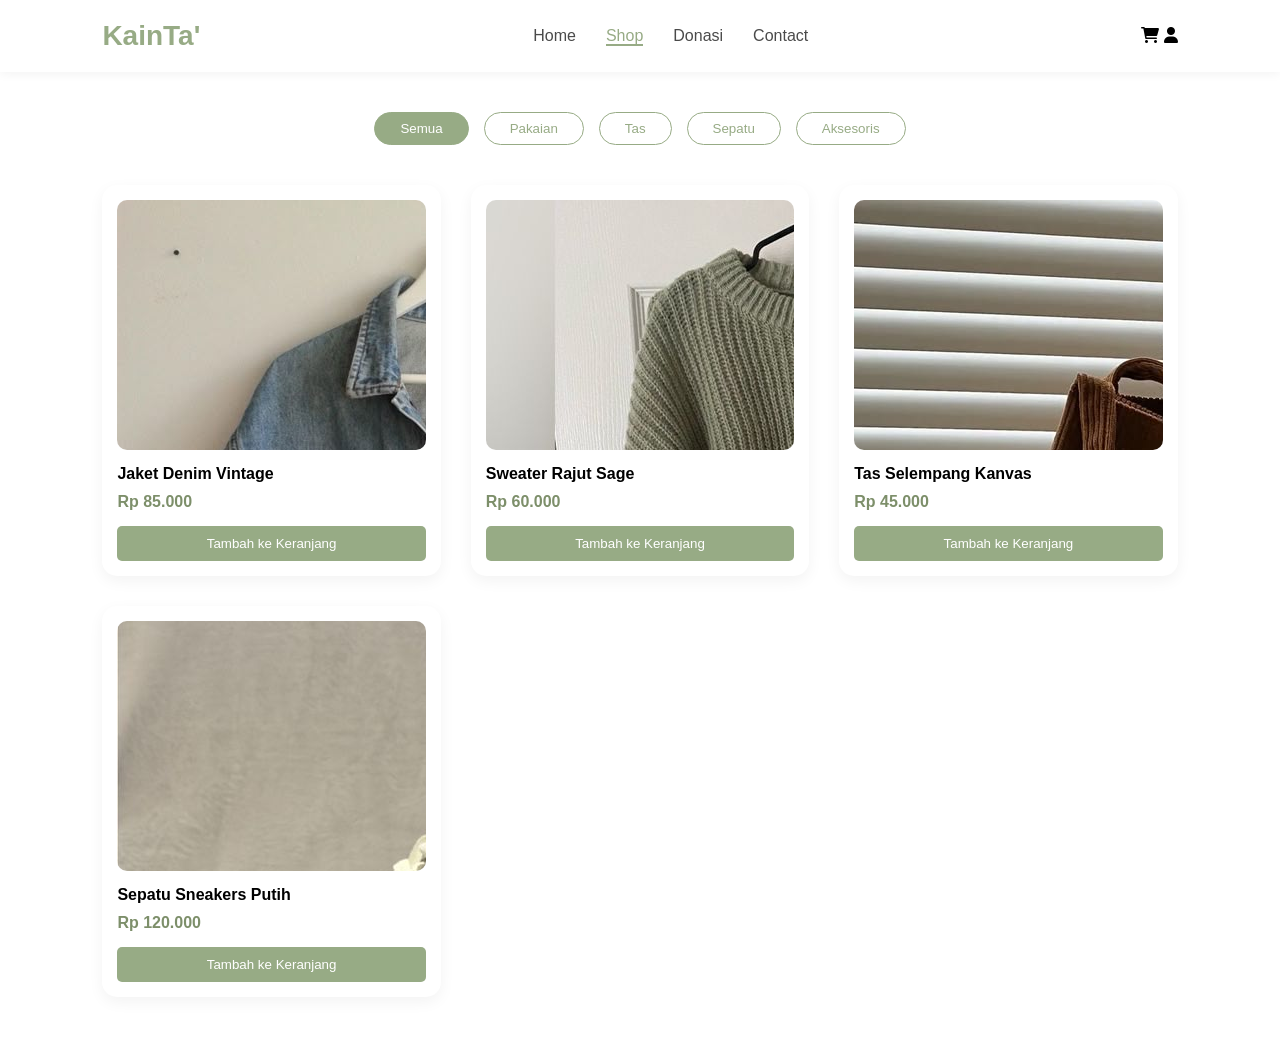
<file: shop.html>
<!DOCTYPE html>
<html lang="id">
<head>
    <meta charset="UTF-8">
    <meta name="viewport" content="width=device-width, initial-scale=1.0">
    <title>KainTa' - Toko Barang Bekas</title>
    <link rel="stylesheet" href="css/shop-style.css">
    <link rel="stylesheet" href="https://cdnjs.cloudflare.com/ajax/libs/font-awesome/6.0.0/css/all.min.css">
</head>
<body>

    <header>
        <nav class="navbar">
            <div class="logo">KainTa<span>'</span></div>
            <ul class="nav-links">
                <li><a href="index.html">Home</a></li>
                <li><a href="shop.html" class="active">Shop</a></li>
                <li><a href="donation.html">Donasi</a></li>
                <li><a href="#">Contact</a></li>
            </ul>
            <div class="nav-icons">
                <i class="fa-solid fa-cart-shopping"></i>
                <i class="fa-solid fa-user"></i>
            </div>
        </nav>
    </header>

    <main class="shop-container">
        <section class="filter-bar">
            <button class="filter-btn active">Semua</button>
            <button class="filter-btn">Pakaian</button>
            <button class="filter-btn">Tas</button>
            <button class="filter-btn">Sepatu</button>
            <button class="filter-btn">Aksesoris</button>
        </section>

        <section class="product-grid">
            <div class="product-card">
                <div class="product-img"><img src="assets/shopjacket.jpg" alt="Barang"></div>
                <h3>Jaket Denim Vintage</h3>
                <p class="price">Rp 85.000</p>
                <button class="buy-btn">Tambah ke Keranjang</button>
            </div>
            <div class="product-card">
                <div class="product-img"><img src="assets/shopsweater.jpg" alt="Barang"></div>
                <h3>Sweater Rajut Sage</h3>
                <p class="price">Rp 60.000</p>
                <button class="buy-btn">Tambah ke Keranjang</button>
            </div>
            <div class="product-card">
                <div class="product-img"><img src="assets/shopbag.jpg" alt="Barang"></div>
                <h3>Tas Selempang Kanvas</h3>
                <p class="price">Rp 45.000</p>
                <button class="buy-btn">Tambah ke Keranjang</button>
            </div>
            <div class="product-card">
                <div class="product-img"><img src="assets/shopshoes.jpg" alt="Barang"></div>
                <h3>Sepatu Sneakers Putih</h3>
                <p class="price">Rp 120.000</p>
                <button class="buy-btn">Tambah ke Keranjang</button>
            </div>
        </section>
    </main>

</body>
</html>
</file>
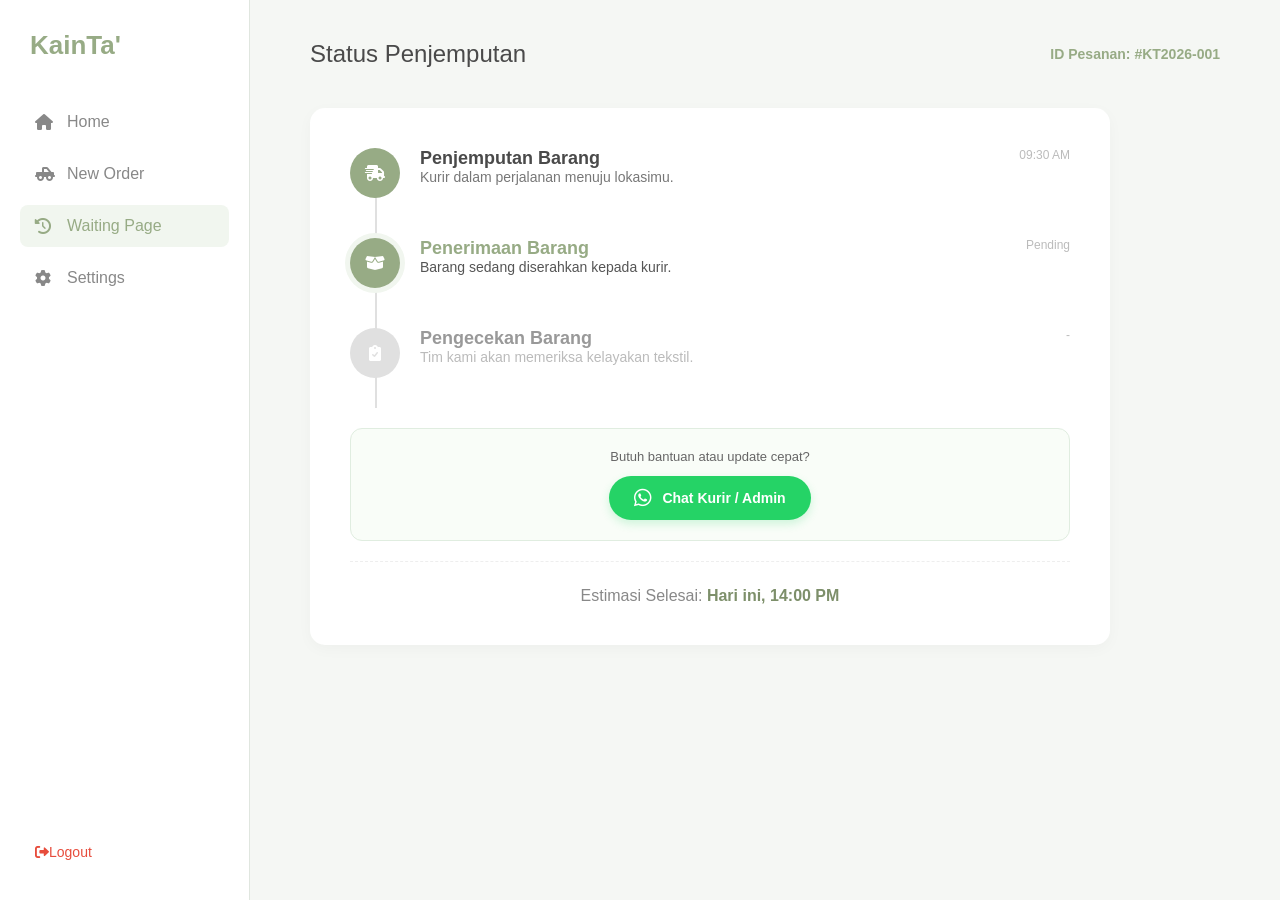
<file: track.html>
<!DOCTYPE html>
<html lang="id">
<head>
    <meta charset="UTF-8">
    <meta name="viewport" content="width=device-width, initial-scale=1.0">
    <title>KainTa' - Tracking Order</title>
    <link rel="stylesheet" href="css/tracking-style.css">
    <link rel="stylesheet" href="https://cdnjs.cloudflare.com/ajax/libs/font-awesome/6.0.0/css/all.min.css">
</head>
<body>

    <div class="dashboard-container">
        <aside class="sidebar">
            <div class="sidebar-logo">KainTa<span>'</span></div>
            <ul class="side-links">
                <li><a href="index.html"><i class="fa-solid fa-house"></i> Home</a></li>
                <li><a href="pickup-form.html"><i class="fa-solid fa-truck-pickup"></i> New Order</a></li>
                <li class="active"><a href="#"><i class="fa-solid fa-clock-rotate-left"></i> Waiting Page</a></li>
                <li><a href="#"><i class="fa-solid fa-gear"></i> Settings</a></li>
            </ul>
            <div class="sidebar-footer">
                <a href="login.html"><i class="fa-solid fa-right-from-bracket"></i> Logout</a>
            </div>
        </aside>

        <main class="main-content">
            <header class="content-header">
                <h2>Status Penjemputan</h2>
                <span class="order-id">ID Pesanan: #KT2026-001</span>
            </header>

            <section class="tracking-card">
                <div class="tracking-steps">
                    
                    <div class="step completed">
                        <div class="step-icon">
                            <i class="fa-solid fa-truck-fast"></i>
                        </div>
                        <div class="step-text">
                            <h4>Penjemputan Barang</h4>
                            <p>Kurir dalam perjalanan menuju lokasimu.</p>
                        </div>
                        <span class="time-stamp">09:30 AM</span>
                    </div>

                    <div class="step active">
                        <div class="step-icon">
                            <i class="fa-solid fa-box-open"></i>
                        </div>
                        <div class="step-text">
                            <h4>Penerimaan Barang</h4>
                            <p>Barang sedang diserahkan kepada kurir.</p>
                        </div>
                        <span class="time-stamp">Pending</span>
                    </div>

                    <div class="step">
                        <div class="step-icon">
                            <i class="fa-solid fa-clipboard-check"></i>
                        </div>
                        <div class="step-text">
                            <h4>Pengecekan Barang</h4>
                            <p>Tim kami akan memeriksa kelayakan tekstil.</p>
                        </div>
                        <span class="time-stamp">-</span>
                    </div>

                </div>
                <div class="whatsapp-container">
    <p>Butuh bantuan atau update cepat?</p>
    <a href="https://wa.me/6287831513391?text=Halo%20KainTa,%20saya%20ingin%20bertanya%20tentang%20pesanan%20saya%20#KT2026-001" 
       class="wa-btn" target="_blank">
        <i class="fa-brands fa-whatsapp"></i> Chat Kurir / Admin
    </a>
</div>


                <div class="eta-box">
                    <p>Estimasi Selesai: <strong>Hari ini, 14:00 PM</strong></p>
                </div>
            </section>
        </main>
    </div>

</body>
</html>
</file>
<file: css/landing-style.css>
:root {
    --sage: #97AB85;
    --dark: #333;
    --text-muted: #666;
    --white: #fff;
    --bg-soft: #f9fbf8;
}

/* Reset & Base */
* { margin: 0; padding: 0; box-sizing: border-box; }
body { 
    font-family: 'Inter', sans-serif; 
    color: var(--dark); 
    line-height: 1.6; 
    background-color: var(--white); 
}

/* Global Container */
.container { max-width: 1100px; margin: 0 auto; padding: 0 20px; }

/* Header & Top Bar */
.top-bar { background: #f1f3f0; padding: 8px 0; font-size: 11px; font-weight: 600; letter-spacing: 0.5px; }
.top-bar-flex { display: flex; justify-content: space-between; align-items: center; }
.user-toggle a { text-decoration: none; color: #999; }
.user-toggle a.active { color: var(--sage); }
.top-info a { text-decoration: none; color: #666; }

/* Navbar */
.navbar { background: var(--white); border-bottom: 1px solid #eee; padding: 15px 0; position: sticky; top: 0; z-index: 1000; }
.nav-flex { display: flex; justify-content: space-between; align-items: center; }
.logo { font-size: 24px; font-weight: 800; color: var(--sage); letter-spacing: -1px; }
.logo span { color: var(--dark); }

.nav-right-side { display: flex; align-items: center; gap: 40px; }
.nav-links { display: flex; list-style: none; gap: 25px; }
.nav-links a { text-decoration: none; color: var(--dark); font-size: 14px; font-weight: 500; transition: 0.3s; }
.nav-links a:hover { color: var(--sage); }

.nav-icons { display: flex; gap: 20px; font-size: 18px; color: #555; align-items: center; }
.user-link { color: var(--sage); }

/* Dropdown */
.dropdown { position: relative; }
.dropdown-content { 
    position: absolute; top: 100%; left: 0; background: var(--white); 
    min-width: 180px; box-shadow: 0 10px 30px rgba(0,0,0,0.08); 
    border-radius: 12px; padding: 10px 0; display: none; list-style: none;
}
.dropdown:hover .dropdown-content { display: block; }
.dropdown-content a { padding: 8px 20px; display: block; font-size: 13px; }

.hero-card {
    background: rgba(255, 255, 255, 0.05); 
    backdrop-filter: blur(8px); 
    -webkit-backdrop-filter: blur(8px); 
    padding: 50px 40px; /* Sedikit dirapatkan paddings-nya */
    border-radius: 30px;
    text-align: center;
    max-width: 650px; /* Ukuran kotak dibuat lebih pas */
    color: #ffffff; 
    border: 1px solid rgba(255, 255, 255, 0.1); 
    box-shadow: 0 10px 30px rgba(0,0,0,0.05);
}

/* Judul Utama: GIVE YOUR CLOTHES */
.hero-card h1 { 
    font-family: 'Playfair Display', serif; 
    font-size: 40px; /* Ukuran diturunkan sedikit agar tidak terlalu dominan */
    margin-bottom: 5px; 
    line-height: 1.2; 
    font-weight: 700;
    letter-spacing: 1px; /* Memberi kesan mewah */
    text-shadow: 0 2px 10px rgba(0, 0, 0, 0.3);
}

/* Sub-judul: A SECOND LIFE */
.hero-card h1 span {
    display: block; /* Supaya turun ke baris baru secara otomatis */
    font-size: 32px; /* Ukuran span dibuat lebih kecil dari judul utama */
    color: #bad0a7;
    font-style: italic; /* Memberi aksen seperti di referensi */
    font-weight: 600;
    margin-top: 5px;
}

/* Paragraf Deskripsi */
.hero-card p { 
    font-size: 15px; /* Dikecilkan agar lebih clean */
    margin-bottom: 30px; 
    font-weight: 400;
    color: rgba(255, 255, 255, 0.9); /* Putih agak transparan agar elegan */
    line-height: 1.6;
    max-width: 80%; /* Agar teks tidak terlalu lebar ke samping */
    margin-left: auto;
    margin-right: auto;
}

/* Tombol Mulai Sekarang */
.btn-primary { 
    display: inline-block; 
    background: var(--sage); 
    color: var(--white); 
    padding: 12px 35px; /* Padding disesuaikan */
    border-radius: 30px; 
    text-decoration: none; 
    font-size: 14px; /* Ukuran teks tombol dikecilkan sesuai permintaanmu */
    font-weight: 600; 
    letter-spacing: 0.5px;
    transition: 0.3s ease;
}

.btn-primary:hover { 
    transform: translateY(-3px); 
    box-shadow: 0 8px 20px rgba(151,171,133,0.3); 
}





/* Button Primary */
.btn-primary { 
    display: inline-block; 
    background: var(--sage); 
    color: var(--white); 
    padding: 16px 45px; 
    border-radius: 35px; 
    text-decoration: none; 
    font-weight: 700; 
    transition: 0.4s ease;
}
.btn-primary:hover { 
    transform: translateY(-5px); 
    box-shadow: 0 15px 30px rgba(151,171,133,0.4); 
    background: #869a74;
}

/* Dual Path Cards */
.dual-path-section { display: flex; gap: 30px; padding: 80px 0; }
.path-card { 
    flex: 1; 
    background: var(--bg-soft); 
    padding: 50px; 
    border-radius: 30px; 
    text-align: center;
    transition: 0.3s;
}
.path-card:hover { transform: scale(1.02); }
.path-icon { font-size: 45px; color: var(--sage); margin-bottom: 25px; }
.path-card h3 { margin-bottom: 15px; font-size: 22px; }

/* Services Grid */
.services-section { padding-bottom: 80px; }
.section-title { text-align: center; font-size: 26px; letter-spacing: 2px; margin-bottom: 50px; font-weight: 700; }
.services-grid { display: flex; gap: 30px; }
.service-card { 
    flex: 1; 
    border-radius: 30px; 
    overflow: hidden; 
    background: var(--white);
    border: 1px solid #eee; 
    transition: 0.4s; 
}
.service-card:hover { transform: translateY(-10px); box-shadow: 0 20px 40px rgba(0,0,0,0.05); }
.img-zoom { height: 280px; overflow: hidden; }
.img-zoom img { width: 100%; height: 100%; object-fit: cover; transition: 0.5s; }
.service-card:hover .img-zoom img { transform: scale(1.1); } /* Efek Zoom saat Hover */

.service-info { padding: 30px; text-align: center; }
.service-info h3 { font-size: 18px; margin-bottom: 12px; letter-spacing: 1px; }
.service-info p { font-size: 14px; color: var(--text-muted); margin-bottom: 25px; }
.btn-text { text-decoration: none; color: var(--sage); font-weight: 700; font-size: 13px; text-transform: uppercase; }

/* Bottom CTA Banner */
.bottom-cta { padding-bottom: 80px; }
.cta-banner-box { 
    background: var(--sage); 
    border-radius: 40px; 
    padding: 80px 40px; 
    text-align: center; 
    color: var(--white); 
}
.cta-banner-box h2 { font-size: 32px; margin-bottom: 20px; }
.btn-white { 
    display: inline-block; 
    margin-top: 30px; 
    background: var(--white); 
    color: var(--sage); 
    padding: 18px 60px; 
    border-radius: 40px; 
    text-decoration: none; 
    font-weight: 700; 
    transition: 0.3s;
}
.btn-white:hover { transform: translateY(-3px); box-shadow: 0 10px 20px rgba(0,0,0,0.1); }

/* Footer */
footer { padding: 80px 0; border-top: 1px solid #eee; background: #fafafa; }
.footer-grid { display: flex; justify-content: space-between; align-items: flex-start; }
.footer-brand h3 { margin-bottom: 20px; font-size: 20px; letter-spacing: 1px; color: var(--dark); }
.limited-text { max-width: 500px; font-size: 14px; color: var(--text-muted); line-height: 1.8; }
.footer-socials { display: flex; gap: 25px; font-size: 22px; }
.footer-socials a { color: #ccc; transition: 0.3s; }
.footer-socials a:hover { color: var(--sage); }

/* Responsive / Mobile */
@media (max-width: 768px) {
    .nav-links, .nav-icons { display: none; }
    .dual-path-section, .services-grid, .footer-grid { flex-direction: column; }
    .hero-wrapper { height: 450px; background-attachment: scroll; } /* Matikan parallax di mobile agar lancar */
    .hero-card { padding: 30px; }
    .hero-card h1 { font-size: 32px; }
    .cta-banner-box { padding: 50px 20px; }
}
</file>
<file: css/donation-style.css>
:root {
    --sage-green: #97AB85;
    --deep-sage: #7D8F6A;
    --sand-brown: #B5A48B;
    --soft-bg: #F9FBF8;
    --text-muted: #888;
}

* { box-sizing: border-box; margin: 0; padding: 0; font-family: 'Segoe UI', sans-serif; }

body { background-color: var(--soft-bg); }

.dashboard-container { display: flex; min-height: 100vh; }

/* Sidebar (Sama dengan Tracking/Sell) */
.sidebar { width: 250px; background: white; border-right: 1px solid #eee; padding: 30px 20px; }
.sidebar-logo { font-size: 26px; font-weight: bold; color: var(--sage-green); margin-bottom: 40px; }
.side-links { list-style: none; }
.side-links a { text-decoration: none; color: #888; display: flex; padding: 12px; border-radius: 8px; margin-bottom: 5px; }
.side-links li.active a { background: #F1F6EF; color: var(--sage-green); font-weight: bold; }

/* Main Content */
.main-content { flex: 1; padding: 40px 60px; }
.content-header { margin-bottom: 40px; }

/* Donation Card Layout */
.donation-list { display: flex; flex-direction: column; gap: 20px; max-width: 850px; }

.donation-card {
    background: white;
    border-radius: 20px;
    padding: 25px;
    display: flex;
    align-items: center;
    gap: 30px;
    box-shadow: 0 10px 25px rgba(0,0,0,0.03);
    transition: transform 0.3s ease;
}

.donation-card:hover { transform: translateY(-5px); }

/* Varian Warna Lembut Ala Gambar */
.green-variant { background: #F4F8F1; }
.sand-variant { background: #FBF7F2; }

.card-image img {
    width: 80px;
    height: 80px;
    border-radius: 15px;
    object-fit: cover;
}

.card-info { flex: 1; }

.card-info h3 { font-size: 20px; color: #333; margin-bottom: 8px; }
.card-info p { font-size: 14px; color: #666; line-height: 1.5; margin-bottom: 15px; }

/* Detail Sub (Lokasi & Info Lebih) */
.card-details-sub {
    display: flex;
    justify-content: flex-start;
    gap: 20px;
    margin-bottom: 20px;
}

.location { font-size: 12px; color: var(--text-muted); }
.location i { color: var(--sage-green); margin-right: 4px; }

.more-info {
    font-size: 12px;
    color: var(--sage-green);
    text-decoration: none;
    font-weight: 600;
    opacity: 0.7;
}
.more-info:hover { opacity: 1; text-decoration: underline; }

/* Footer Action */
.card-footer-action {
    display: flex;
    justify-content: space-between;
    align-items: center;
    border-top: 1px solid rgba(0,0,0,0.05);
    padding-top: 15px;
}

.created-by { font-size: 13px; color: #999; }
.created-by strong { color: #555; }

/* Tombol Donasi & Panah */
.donate-action-btn {
    background: transparent;
    border: none;
    display: flex;
    align-items: center;
    gap: 10px;
    cursor: pointer;
    color: var(--sage-green);
    font-weight: bold;
    font-size: 15px;
    transition: 0.3s;
}

.donate-action-btn i {
    font-size: 32px; /* Ukuran icon panah besar seperti di gambar */
    opacity: 0.8;
}

.donate-action-btn:hover { color: var(--deep-sage); }
.donate-action-btn:hover i { transform: translateX(5px); opacity: 1; }
</file>
<file: css/style.css>
:root {
    --sage-green: #97AB85;
    --dark-sage: #7d8f6a;
    --bg-gradient: #b5c4ab;
    --white: #fdfbf7;
}

* {
    margin: 0;
    padding: 0;
    box-sizing: border-box;
}

body {
    background-color: var(--bg-gradient);
    font-family: 'Montserrat', sans-serif;
    display: flex;
    justify-content: center;
    align-items: center;
    height: 100vh;
}

.main-container {
    width: 100%;
    max-width: 900px;
    padding: 20px;
}

.login-card {
    display: flex;
    background: var(--white);
    border-radius: 40px; /* Sangat bulat sesuai gambar */
    overflow: hidden;
    box-shadow: 0 20px 40px rgba(0,0,0,0.1);
}

/* --- Panel Kiri --- */
.left-panel {
    flex: 1.2;
    background-color: var(--sage-green);
    color: white;
    padding: 60px 40px;
}

.left-content h1 {
    font-family: 'Playfair Display', serif;
    font-size: 42px;
    line-height: 1.2;
    margin-bottom: 20px;
}

.left-content p {
    font-size: 14px;
    line-height: 1.6;
    margin-bottom: 30px;
    opacity: 0.9;
}

.illustration-box img {
    width: 100%;
    max-width: 350px;
    display: block;
    margin: 0 auto;
}

/* --- Panel Kanan --- */
.right-panel {
    flex: 1;
    padding: 60px 50px;
    display: flex;
    align-items: center;
}

.right-content { width: 100%; }

.form-header h2 {
    text-align: center;
    font-family: 'Montserrat', sans-serif;
    color: #888;
    letter-spacing: 2px;
    font-size: 18px;
    margin-bottom: 40px;
}

.input-group {
    position: relative;
    margin-bottom: 15px;
}

.input-group input {
    width: 100%;
    padding: 15px 15px 15px 45px;
    border: 1px solid #ddd;
    border-radius: 30px;
    outline: none;
}

.input-icon {
    position: absolute;
    left: 18px;
    top: 50%;
    transform: translateY(-50%);
    color: #aaa;
}

.forgot-link {
    text-align: left;
    margin-bottom: 20px;
}

.forgot-link a {
    font-size: 12px;
    color: #aaa;
    text-decoration: none;
}

.login-btn {
    width: 100%;
    padding: 15px;
    background-color: var(--sage-green);
    color: white;
    border: none;
    border-radius: 30px;
    font-weight: bold;
    cursor: pointer;
    margin-bottom: 15px;
}

.google-btn {
    width: 100%;
    padding: 12px;
    background: white;
    border: 1px solid #ddd;
    border-radius: 30px;
    display: flex;
    justify-content: center;
    align-items: center;
    gap: 10px;
    color: #777;
    cursor: pointer;
    font-size: 14px;
}

.google-btn img { width: 18px; }

.create-account {
    text-align: center;
    margin-top: 25px;
}

.create-account a {
    color: #aaa;
    text-decoration: none;
    font-size: 12px;
}

/* Responsive Mobile */
@media (max-width: 768px) {
    .login-card { flex-direction: column; border-radius: 20px; }
    .left-panel { padding: 40px 20px; }
}

:root {
    --sage-green: #97AB85;
    --dark-sage: #7d8f6a;
    --bg-light: #fdfbf7;
    --text-muted: #888;
}

* {
    margin: 0;
    padding: 0;
    box-sizing: border-box;
}

body {
    background-color: #b5c4ab; /* Warna latar luar */
    font-family: 'Montserrat', sans-serif;
    display: flex;
    justify-content: center;
    align-items: center;
    height: 100vh;
}

.login-card {
    display: flex;
    background: var(--bg-light);
    width: 900px;
    border-radius: 50px; /* Sangat membulat sesuai gambar Desktop-2 */
    overflow: hidden;
    box-shadow: 0 25px 50px rgba(0,0,0,0.15);
}

/* Panel Kiri */
.left-panel {
    flex: 1.2;
    background-color: var(--sage-green);
    padding: 60px 50px;
    color: white;
}

.left-content h1 {
    font-family: 'Playfair Display', serif;
    font-size: 48px;
    margin-bottom: 25px;
    letter-spacing: 1px;
}

.left-content p {
    font-size: 15px;
    line-height: 1.6;
    margin-bottom: 40px;
}

.illustration-box img {
    width: 100%;
    max-width: 380px;
    display: block;
}

/* Panel Kanan */
.right-panel {
    flex: 1;
    padding: 60px 45px;
}

.form-header h2 {
    text-align: center;
    color: var(--text-muted);
    font-size: 18px;
    letter-spacing: 2px;
    margin-bottom: 40px;
}

.input-group {
    position: relative;
    margin-bottom: 15px;
}

.input-group input {
    width: 100%;
    padding: 15px 45px;
    border: 1px solid #e0e0e0;
    border-radius: 30px;
    outline: none;
    font-size: 14px;
    color: #555;
}

.input-icon {
    position: absolute;
    left: 20px;
    top: 50%;
    transform: translateY(-50%);
    color: #ccc;
}

.toggle-password {
    position: absolute;
    right: 20px;
    top: 50%;
    transform: translateY(-50%);
    cursor: pointer;
    color: #ccc;
}

.login-btn {
    width: 100%;
    padding: 15px;
    background-color: var(--sage-green);
    color: white;
    border: none;
    border-radius: 30px;
    font-weight: 600;
    cursor: pointer;
    margin-top: 20px;
    transition: 0.3s;
}

.divider-text {
    text-align: center;
    font-size: 11px;
    color: var(--text-muted);
    margin: 20px 0;
}

.google-btn {
    width: 100%;
    padding: 12px;
    background: white;
    border: 1px solid #eee;
    border-radius: 30px;
    display: flex;
    justify-content: center;
    align-items: center;
    gap: 12px;
    color: #666;
    font-size: 14px;
    cursor: pointer;
}

.google-btn img { width: 18px; }

.create-account {
    text-align: center;
    margin-top: 20px;
}

.create-account a {
    color: var(--text-muted);
    font-size: 12px;
    text-decoration: none;
}
</file>
<file: css/form-style.css>
:root {
    --sage-green: #97AB85;
    --deep-sage: #7D8F6A;
    --light-bg: #F9F9F9;
    --text-color: #333;
}

body {
    margin: 0;
    padding: 0;
    font-family: 'Segoe UI', sans-serif;
    background-color: var(--light-bg);
}

/* Navbar */
.navbar {
    display: flex;
    justify-content: space-between;
    align-items: center;
    padding: 15px 5%;
    background: white;
    box-shadow: 0 2px 5px rgba(0,0,0,0.05);
    position: sticky;
    top: 0;
    z-index: 1000;
}

.logo { font-size: 24px; font-weight: bold; color: var(--sage-green); }
.nav-links { list-style: none; display: flex; gap: 20px; }
.nav-links a { text-decoration: none; color: #666; font-size: 14px; }

/* Form Layout */
.form-wrapper {
    display: flex;
    justify-content: center;
    padding: 20px;
}

.pickup-form {
    width: 100%;
    max-width: 450px; /* Lebar ala layar HP sesuai wireframe */
    background: white;
    padding: 25px;
    border-radius: 15px;
    box-shadow: 0 5px 20px rgba(0,0,0,0.1);
}

.form-section {
    margin-bottom: 25px;
}

.section-title {
    display: block;
    font-weight: bold;
    font-size: 14px;
    margin-bottom: 12px;
    color: var(--text-color);
}

/* Map Placeholder */
.map-placeholder {
    width: 100%;
    height: 150px;
    background: #eef2ed;
    border: 2px solid #ddd;
    border-radius: 8px;
    display: flex;
    justify-content: center;
    align-items: center;
    position: relative;
    overflow: hidden;
}

.map-overlay { text-align: center; color: var(--deep-sage); }
.map-overlay i { font-size: 30px; display: block; margin-bottom: 5px; }

/* Category Selector */
.category-grid {
    display: grid;
    grid-template-columns: repeat(3, 1fr);
    gap: 10px;
}

.category-card input { display: none; }

.card-content {
    border: 2px solid #eee;
    padding: 15px 5px;
    text-align: center;
    border-radius: 8px;
    cursor: pointer;
    transition: 0.3s;
}

.card-content i { font-size: 24px; color: #999; margin-bottom: 8px; display: block; }
.card-content span { font-size: 11px; font-weight: bold; color: #777; }

/* Logic saat Radio di-klik */
.category-card input:checked + .card-content {
    border-color: var(--sage-green);
    background-color: #f1f6ef;
}
.category-card input:checked + .card-content i,
.category-card input:checked + .card-content span {
    color: var(--sage-green);
}

/* Date & Time */
.datetime-container {
    display: flex;
    gap: 15px;
}

.date-picker, .time-picker { flex: 1; }

.sub-label {
    display: block;
    font-size: 11px;
    background: #eee;
    padding: 4px 10px;
    margin-bottom: 5px;
    font-weight: bold;
}

input[type="date"], input[type="time"] {
    width: 100%;
    padding: 10px;
    border: 1px solid #ddd;
    border-radius: 5px;
}

/* Upload Box */
.upload-box {
    border: 2px dashed var(--sage-green);
    border-radius: 10px;
    padding: 30px;
    text-align: center;
    cursor: pointer;
    background: #fdfdfd;
}

.upload-box i { font-size: 40px; color: var(--sage-green); margin-bottom: 10px; }
.upload-box p { font-weight: bold; margin: 0; font-size: 14px; }
.upload-box span { font-size: 11px; color: #888; }

/* Submit Button */
.login-btn {
    width: 100%;
    padding: 15px;
    background-color: var(--sage-green);
    color: white;
    border: none;
    border-radius: 8px;
    font-weight: bold;
    font-size: 16px;
    cursor: pointer;
    margin-top: 10px;
    transition: 0.3s;
}

.login-btn:hover {
    background-color: var(--deep-sage);
}
</file>
<file: css/recycle-style.css>
:root {
    --sage-green: #97AB85;
    --deep-sage: #7D8F6A;
    --white: #FFFFFF;
    --light-gray: #F4F6F3;
}

* { box-sizing: border-box; margin: 0; padding: 0; font-family: 'Segoe UI', sans-serif; }

body { background-color: #FDFDFD; color: #444; }

.dashboard-container { display: flex; min-height: 100vh; }

/* Sidebar (Konsisten) */
.sidebar { width: 250px; background: white; border-right: 1px solid #eee; padding: 30px 20px; }
.sidebar-logo { font-size: 26px; font-weight: bold; color: var(--sage-green); margin-bottom: 40px; }
.side-links { list-style: none; }
.side-links a { text-decoration: none; color: #888; display: flex; padding: 12px; border-radius: 8px; margin-bottom: 5px; }
.side-links li.active a { background: #F1F6EF; color: var(--sage-green); font-weight: bold; }

/* Main Content */
.main-content { flex: 1; padding: 40px 60px; }

/* Recycle Hero Section */
.recycle-hero {
    height: 300px;
    background-image: linear-gradient(rgba(0,0,0,0.4), rgba(0,0,0,0.4)), url('https://via.placeholder.com/1200x400/97AB85/ffffff?text=Recycling+Process');
    background-size: cover;
    background-position: center;
    border-radius: 20px;
    display: flex;
    align-items: center;
    justify-content: center;
    text-align: center;
    color: white;
    margin-bottom: 40px;
}

.hero-overlay { padding: 0 15%; }
.hero-overlay h3 { font-size: 28px; margin-bottom: 15px; letter-spacing: 1px; }

/* Info Grid */
.info-grid {
    display: grid;
    grid-template-columns: repeat(3, 1fr);
    gap: 25px;
    margin-bottom: 50px;
}

.trust-card {
    background: white;
    padding: 30px;
    border-radius: 15px;
    border: 1px solid #f0f0f0;
    text-align: center;
    box-shadow: 0 5px 15px rgba(0,0,0,0.02);
}

.icon-box {
    font-size: 35px;
    color: var(--sage-green);
    margin-bottom: 20px;
}

.trust-card h4 { margin-bottom: 15px; color: #333; }
.trust-card p { font-size: 14px; color: #777; line-height: 1.6; }

/* Process Summary */
.process-summary {
    background: var(--light-gray);
    padding: 40px;
    border-radius: 20px;
    text-align: center;
}

.process-summary h3 { margin-bottom: 30px; font-weight: 500; }

.timeline-simple {
    display: flex;
    justify-content: space-around;
    flex-wrap: wrap;
    gap: 20px;
}

.t-item {
    font-size: 14px;
    font-weight: bold;
    color: var(--deep-sage);
}

.t-item span {
    display: block;
    width: 35px;
    height: 35px;
    background: var(--sage-green);
    color: white;
    border-radius: 50%;
    line-height: 35px;
    margin: 0 auto 10px;
}

@media (max-width: 768px) {
    .info-grid { grid-template-columns: 1fr; }
    .main-content { padding: 20px; }
}
</file>
<file: css/sell-style.css>
:root {
    --sage-green: #97AB85;
    --deep-sage: #7D8F6A;
    --light-cream: #FDFBF7;
    --white: #FFFFFF;
    --border-color: #E6E9E4;
}

* { box-sizing: border-box; margin: 0; padding: 0; font-family: 'Segoe UI', sans-serif; }

body { background-color: #F8F9F7; }

.dashboard-container { display: flex; min-height: 100vh; }

/* Reuse Sidebar Styles dari sebelumnya */
.sidebar { width: 250px; background: var(--white); border-right: 1px solid var(--border-color); padding: 30px 20px; }
.sidebar-logo { font-size: 26px; font-weight: bold; color: var(--sage-green); margin-bottom: 40px; }
.side-links { list-style: none; }
.side-links a { text-decoration: none; color: #888; display: flex; padding: 12px; border-radius: 8px; margin-bottom: 5px; }
.side-links li.active a { background: #F1F6EF; color: var(--sage-green); font-weight: bold; }

/* Main Layout */
.main-content { flex: 1; padding: 40px; }
.content-header { margin-bottom: 30px; }
.content-header h2 { color: #333; margin-bottom: 5px; }
.content-header p { color: #888; font-size: 14px; }

.form-grid { display: grid; grid-template-columns: 1.5fr 1fr; gap: 30px; }

.section-box {
    background: var(--white);
    padding: 25px;
    border-radius: 12px;
    border: 1px solid var(--border-color);
    margin-bottom: 25px;
}

.label-title { display: block; font-weight: bold; font-size: 13px; text-transform: uppercase; color: #555; margin-bottom: 15px; }

.input-field {
    width: 100%;
    padding: 12px;
    border: 1px solid #DDD;
    border-radius: 8px;
    margin-bottom: 15px;
    background: #FAFAFA;
}

/* Photo Grid */
.photo-upload-grid { display: grid; grid-template-columns: 2fr 1fr 1fr; gap: 10px; height: 180px; }
.upload-slot {
    border: 2px dashed #CCC;
    border-radius: 8px;
    display: flex;
    flex-direction: column;
    justify-content: center;
    align-items: center;
    color: #AAA;
    cursor: pointer;
}
.upload-slot.main { background: #F9F9F9; color: var(--sage-green); border-color: var(--sage-green); }

/* Price Styling */
.price-input-wrapper { display: flex; align-items: center; background: #F1F6EF; border-radius: 10px; padding: 5px 15px; }
.price-input-wrapper span { font-weight: bold; color: var(--deep-sage); margin-right: 10px; }
.price-input-wrapper input { background: transparent; border: none; padding: 10px; font-size: 20px; font-weight: bold; color: var(--deep-sage); width: 100%; outline: none; }

/* Recommendation Box (Feature Baru) */
.price-recommendation {
    margin-top: 20px;
    background: var(--light-cream);
    border: 1px solid #E9E1D0;
    border-radius: 8px;
    padding: 15px;
}
.rec-header { color: #8B7E66; font-size: 13px; font-weight: bold; margin-bottom: 10px; display: flex; gap: 8px; align-items: center; }
.price-range { font-size: 18px; color: #333; font-weight: bold; margin: 5px 0; }
.price-recommendation small { color: #998B75; font-style: italic; }

/* Condition Radio Tags */
.condition-options { display: flex; gap: 10px; }
.radio-tag input { display: none; }
.radio-tag span {
    padding: 8px 15px;
    border: 1px solid #DDD;
    border-radius: 20px;
    font-size: 13px;
    cursor: pointer;
    display: inline-block;
    transition: 0.3s;
}
.radio-tag input:checked + span { background: var(--sage-green); color: white; border-color: var(--sage-green); }

.publish-btn {
    width: 100%;
    padding: 15px;
    background: var(--sage-green);
    color: white;
    border: none;
    border-radius: 10px;
    font-weight: bold;
    font-size: 16px;
    cursor: pointer;
    box-shadow: 0 4px 10px rgba(151, 171, 133, 0.3);
}

.publish-btn:hover { background: var(--deep-sage); }
</file>
<file: css/shop-style.css>
:root {
    --sage-green: #97AB85;
    --deep-sage: #7D8F6A;
    --white: #FFFFFF;
    --text-color: #4A4A4A;
}

* { box-sizing: border-box; margin: 0; padding: 0; font-family: 'Segoe UI', sans-serif; }

/* Navbar Atas */
.navbar {
    display: flex;
    justify-content: space-between;
    align-items: center;
    padding: 20px 8%;
    background: white;
    box-shadow: 0 2px 10px rgba(0,0,0,0.05);
}

.logo { font-size: 28px; font-weight: bold; color: var(--sage-green); }
.nav-links { display: flex; list-style: none; gap: 30px; }
.nav-links a { text-decoration: none; color: var(--text-color); font-weight: 500; }
.nav-links a.active { color: var(--sage-green); border-bottom: 2px solid var(--sage-green); }

/* Shop Layout */
.shop-container { padding: 40px 8%; }

.filter-bar { display: flex; gap: 15px; margin-bottom: 40px; justify-content: center; }
.filter-btn {
    padding: 8px 25px;
    border: 1px solid var(--sage-green);
    background: transparent;
    color: var(--sage-green);
    border-radius: 20px;
    cursor: pointer;
    transition: 0.3s;
}
.filter-btn.active, .filter-btn:hover { background: var(--sage-green); color: white; }

/* Product Grid */
.product-grid {
    display: grid;
    grid-template-columns: repeat(auto-fill, minmax(250px, 1fr));
    gap: 30px;
}

.product-card {
    background: white;
    padding: 15px;
    border-radius: 15px;
    box-shadow: 0 5px 15px rgba(0,0,0,0.05);
    transition: 0.3s;
}
.product-card:hover { transform: translateY(-10px); }

.product-img { width: 100%; height: 250px; background: #eee; border-radius: 10px; overflow: hidden; margin-bottom: 15px; }

.product-card h3 { font-size: 16px; margin-bottom: 10px; }
.product-card .price { font-weight: bold; color: var(--deep-sage); margin-bottom: 15px; }

.buy-btn {
    width: 100%;
    padding: 10px;
    background: var(--sage-green);
    color: white;
    border: none;
    border-radius: 5px;
    cursor: pointer;
}
.buy-btn:hover { background: var(--deep-sage); }
</file>
<file: css/tracking-style.css>
:root {
    --sage-green: #97AB85;
    --deep-sage: #7D8F6A;
    --light-bg: #F5F7F4;
    --white: #FFFFFF;
    --text-main: #4A4A4A;
}

* {
    margin: 0;
    padding: 0;
    box-sizing: border-box;
    font-family: 'Segoe UI', Tahoma, Geneva, Verdana, sans-serif;
}

body {
    background-color: var(--light-bg);
}

.dashboard-container {
    display: flex;
    min-height: 100vh;
}

/* --- Sidebar --- */
.sidebar {
    width: 250px;
    background-color: var(--white);
    border-right: 1px solid #e0e6df;
    display: flex;
    flex-direction: column;
    padding: 30px 20px;
    position: fixed;
    height: 100%;
}

.sidebar-logo {
    font-size: 26px;
    font-weight: bold;
    color: var(--sage-green);
    margin-bottom: 40px;
    padding-left: 10px;
}

.side-links {
    list-style: none;
    flex: 1;
}

.side-links li {
    margin-bottom: 10px;
}

.side-links a {
    text-decoration: none;
    color: #888;
    display: flex;
    align-items: center;
    padding: 12px 15px;
    border-radius: 8px;
    transition: 0.3s;
    font-weight: 500;
}

.side-links li.active a, .side-links a:hover {
    background-color: #F1F6EF;
    color: var(--sage-green);
}

.side-links i {
    margin-right: 12px;
    width: 20px;
}

.sidebar-footer a {
    text-decoration: none;
    color: #e74c3c;
    font-size: 14px;
    display: flex;
    align-items: center;
    padding: 10px 15px;
}

/* --- Main Content --- */
.main-content {
    margin-left: 250px; /* Lebar sidebar */
    flex: 1;
    padding: 40px 60px;
}

.content-header {
    display: flex;
    justify-content: space-between;
    align-items: center;
    margin-bottom: 40px;
}

.content-header h2 {
    color: var(--text-main);
    font-weight: 400;
}

.order-id {
    color: var(--sage-green);
    font-weight: bold;
    font-size: 14px;
}

/* --- Tracking Card & Stepper --- */
.tracking-card {
    background: var(--white);
    padding: 40px;
    border-radius: 15px;
    box-shadow: 0 4px 15px rgba(0,0,0,0.03);
    max-width: 800px;
}

.tracking-steps {
    display: flex;
    flex-direction: column;
    position: relative;
}

/* Garis Vertikal Antar Step */
.tracking-steps::before {
    content: '';
    position: absolute;
    left: 25px;
    top: 10px;
    bottom: 10px;
    width: 2px;
    background-color: #E0E0E0;
    z-index: 1;
}

.step {
    display: flex;
    align-items: flex-start;
    margin-bottom: 40px;
    position: relative;
    z-index: 2;
}

.step-icon {
    width: 50px;
    height: 50px;
    background-color: #E0E0E0;
    border-radius: 50%;
    display: flex;
    justify-content: center;
    align-items: center;
    color: white;
    margin-right: 20px;
    transition: 0.3s;
}

.step-text h4 {
    font-size: 18px;
    color: #999;
}

.step-text p {
    font-size: 14px;
    color: #bbb;
}

.time-stamp {
    margin-left: auto;
    font-size: 12px;
    color: #bbb;
}

/* Status Selesai (Completed) */
.step.completed .step-icon {
    background-color: var(--sage-green);
}
.step.completed .step-text h4 { color: var(--text-main); }
.step.completed .step-text p { color: #777; }

/* Status Sedang Berlangsung (Active) */
.step.active .step-icon {
    background-color: var(--sage-green);
    box-shadow: 0 0 0 5px #F1F6EF;
}
.step.active .step-text h4 { 
    color: var(--sage-green); 
    font-weight: bold;
}
.step.active .step-text p { color: #555; }
/* --- WhatsApp Section --- */
.whatsapp-container {
    margin-top: 10px;
    padding: 20px;
    background-color: #f9fdf8; /* Hijau sangat muda */
    border-radius: 12px;
    text-align: center;
    border: 1px solid #e0ede0;
}

.whatsapp-container p {
    font-size: 13px;
    color: #666;
    margin-bottom: 12px;
}

.wa-btn {
    display: inline-flex;
    align-items: center;
    justify-content: center;
    gap: 10px;
    background-color: #25D366; /* Warna asli WhatsApp */
    color: white;
    text-decoration: none;
    padding: 12px 25px;
    border-radius: 30px;
    font-weight: bold;
    font-size: 14px;
    box-shadow: 0 4px 10px rgba(37, 211, 102, 0.2);
    transition: all 0.3s ease;
}

.wa-btn:hover {
    background-color: #1eb954;
    transform: translateY(-2px);
    box-shadow: 0 6px 15px rgba(37, 211, 102, 0.3);
}

.wa-btn i {
    font-size: 20px;
}

/* Penyesuaian jarak ETA box */
.eta-box {
    margin-top: 25px;
    padding-top: 20px;
    border-top: 1px dashed #ddd;
}

/* Box ETA */
.eta-box {
    margin-top: 20px;
    padding-top: 25px;
    border-top: 1px dashed #eee;
    text-align: center;
    color: #888;
}

.eta-box strong {
    color: var(--deep-sage);
}

/* Responsif Mobile */
@media (max-width: 768px) {
    .sidebar { width: 70px; padding: 20px 10px; }
    .sidebar-logo, .side-links span, .side-links a { font-size: 0; display: block; text-align: center; }
    .side-links i { margin: 0; font-size: 18px; }
    .main-content { margin-left: 70px; padding: 20px; }
}
</file>
